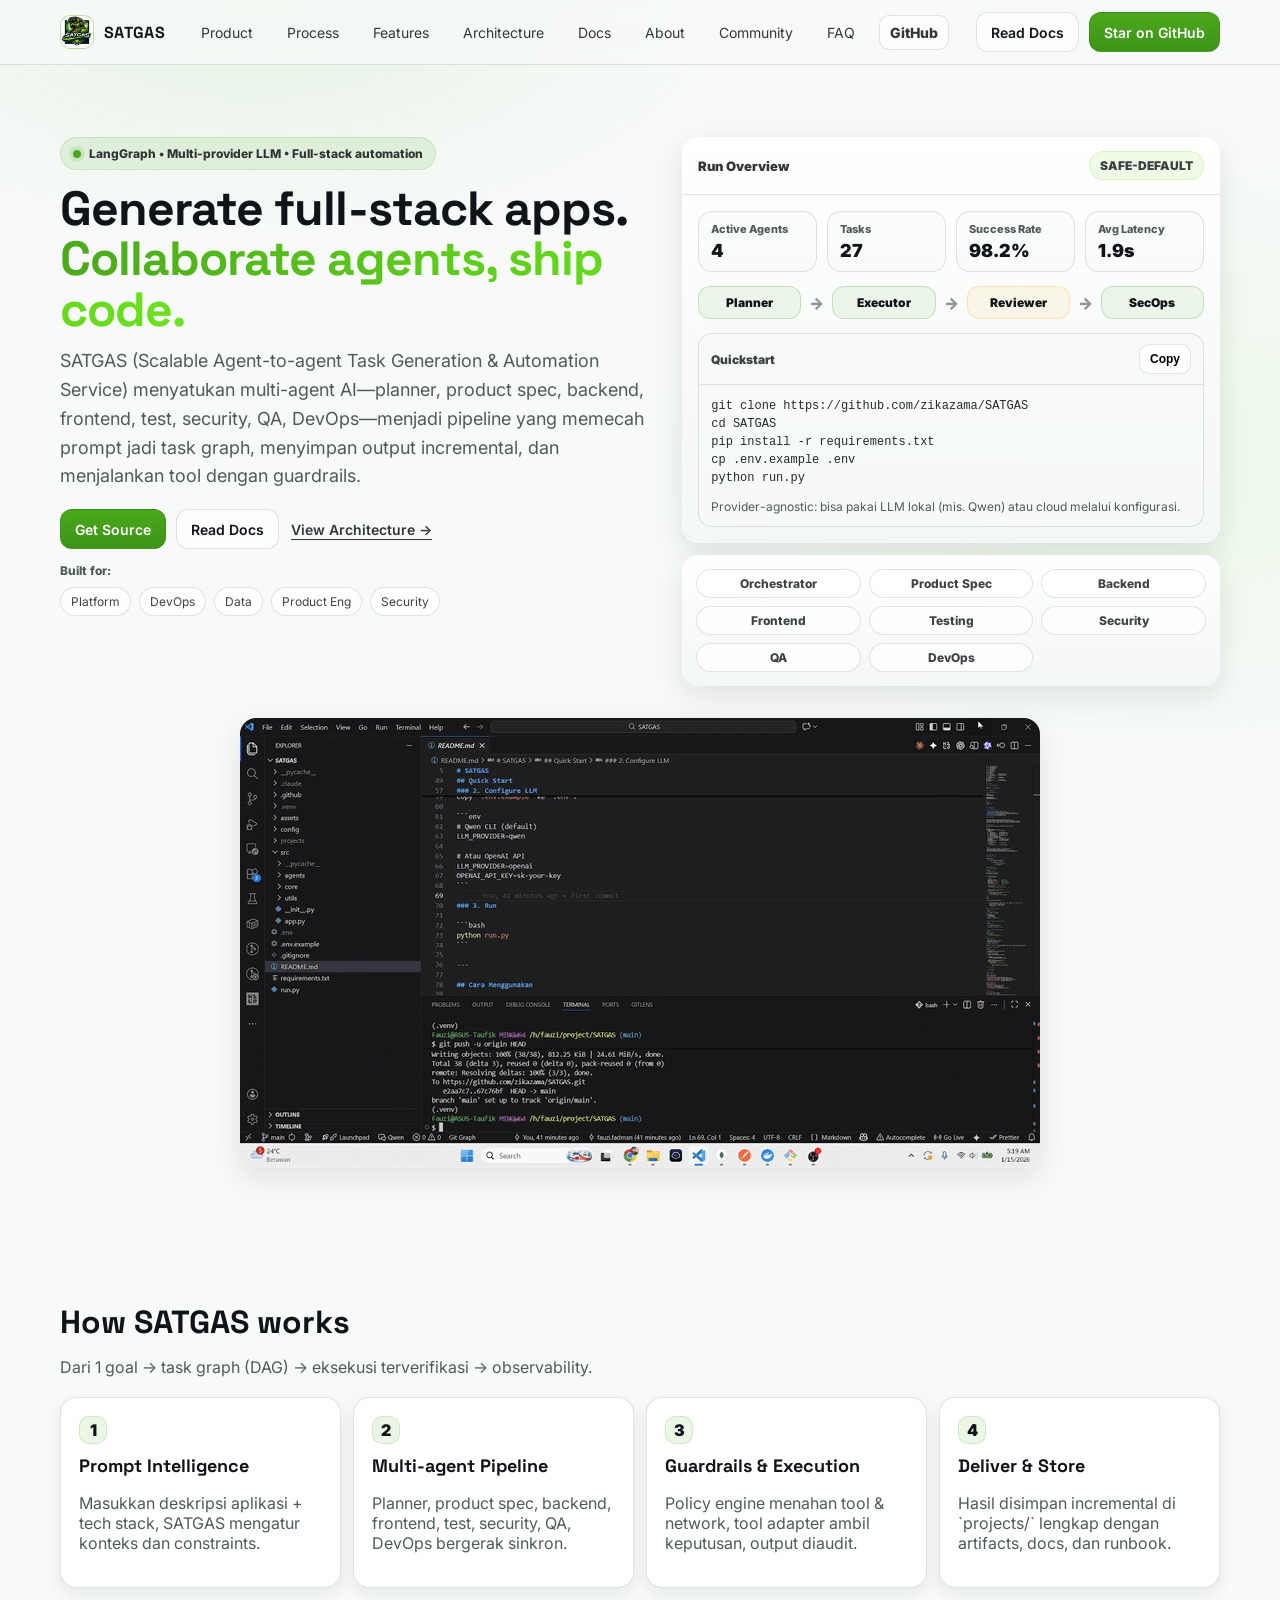
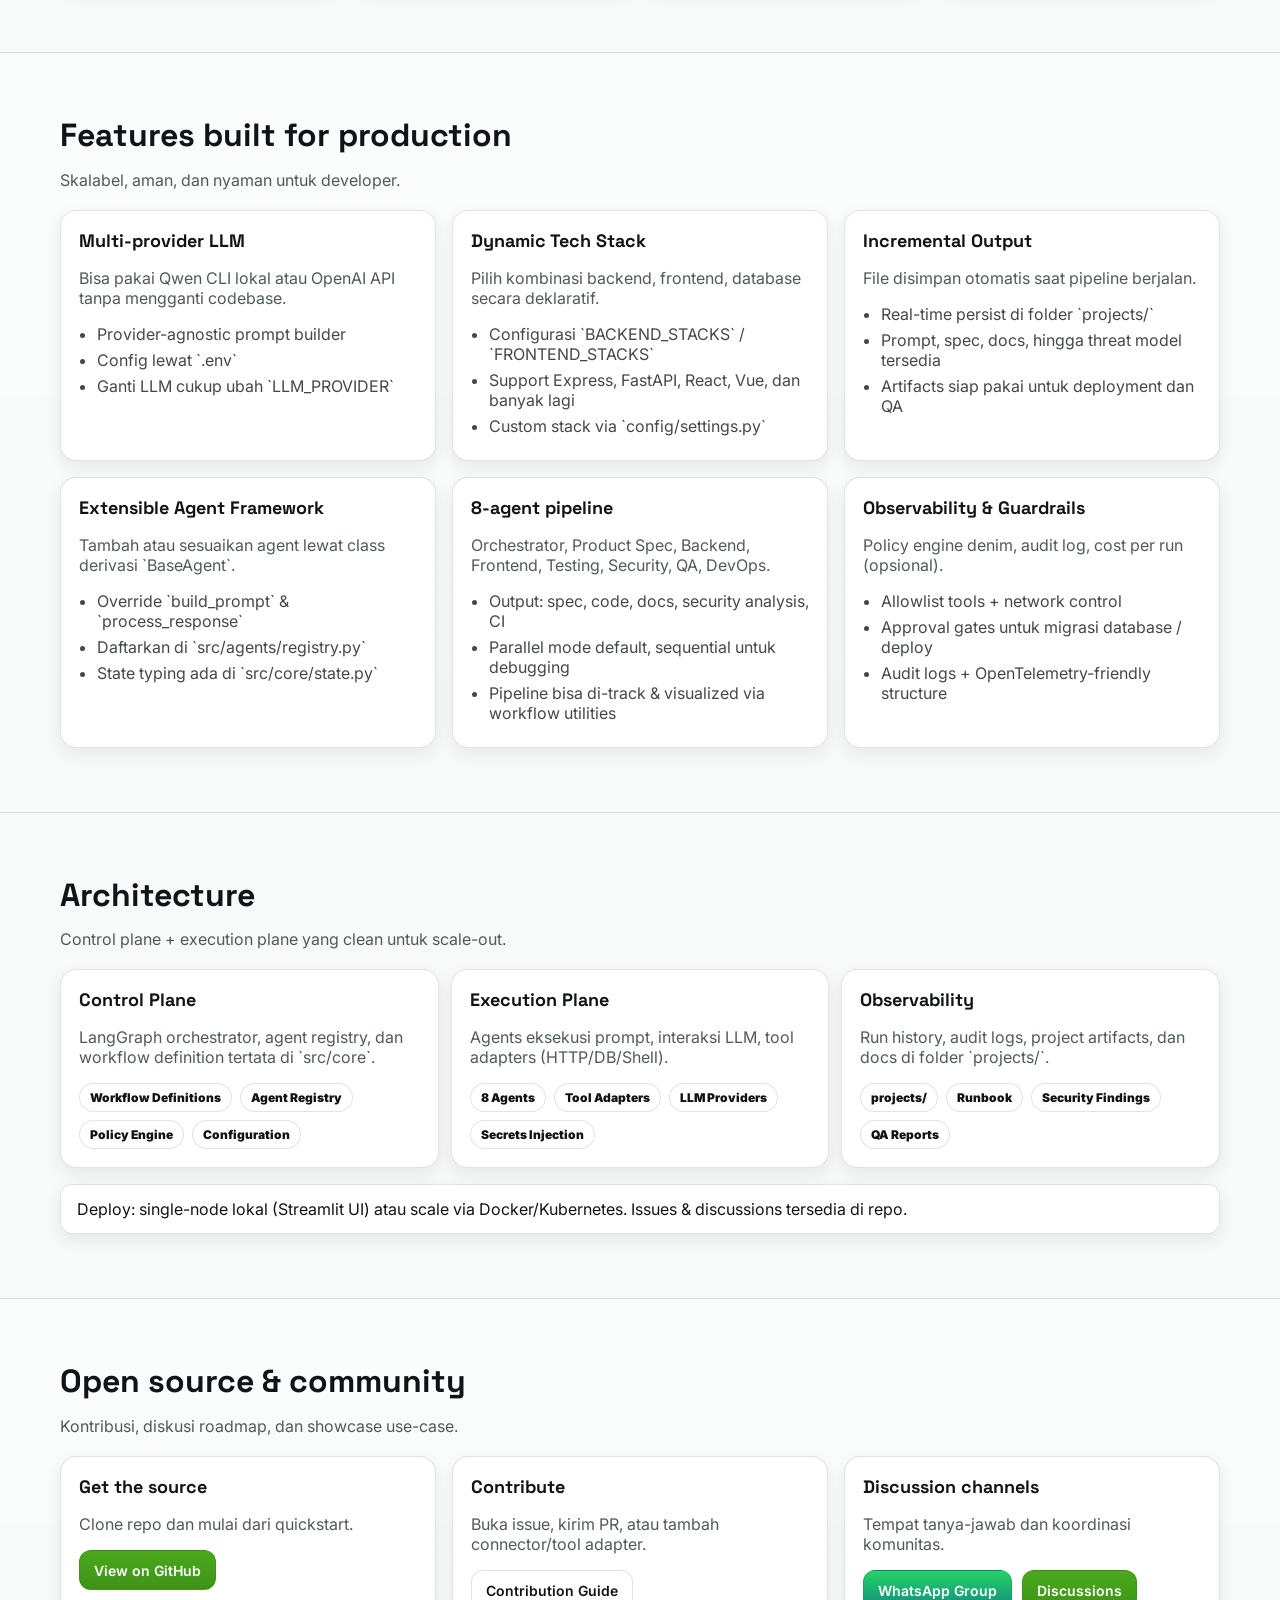
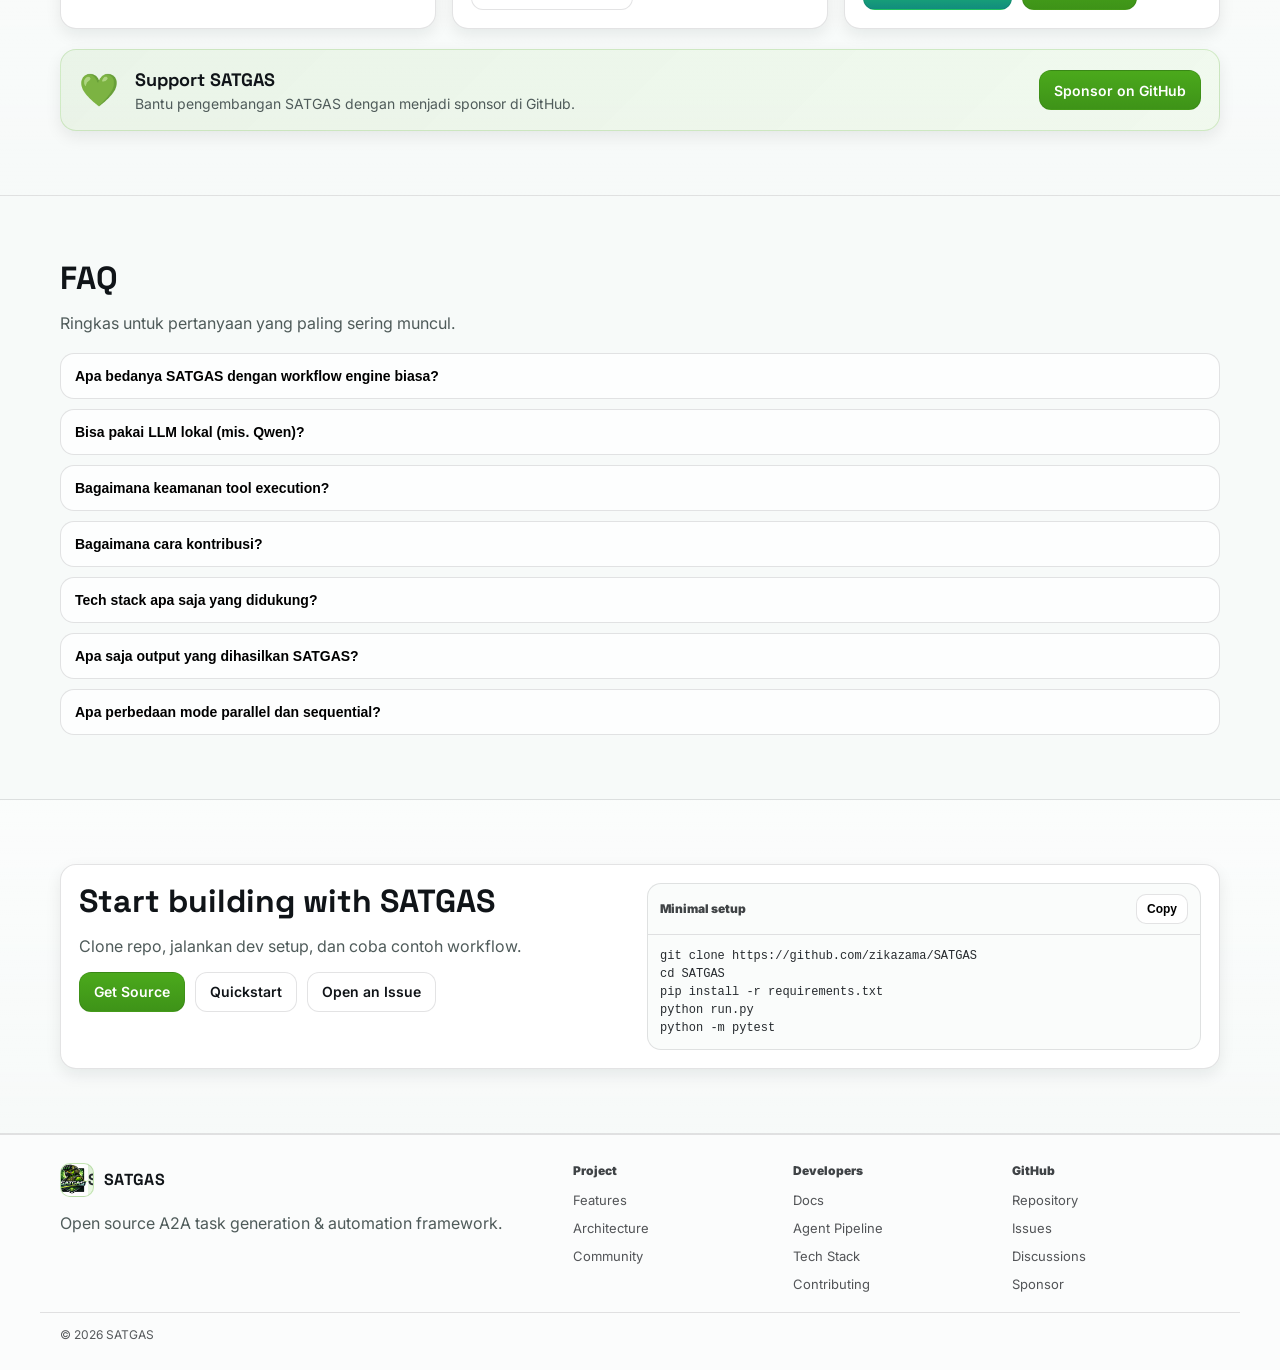
<file: index.html>
<!DOCTYPE html>
<html lang="id">
<head>
  <meta charset="utf-8" />
  <meta name="viewport" content="width=device-width, initial-scale=1" />
  <title>SATGAS</title>
  <meta name="description" content="SATGAS adalah framework open source untuk agent-to-agent task generation & automation service: task graph (DAG), guardrails, dan observability." />
  <link rel="preconnect" href="https://fonts.googleapis.com">
  <link rel="preconnect" href="https://fonts.gstatic.com" crossorigin>
  <link href="https://fonts.googleapis.com/css2?family=Inter:wght@400;500;600;700&family=Space+Grotesk:wght@600;700&display=swap" rel="stylesheet">
  <link rel="icon" type="image/png" href="assets/satgas-logo.png" sizes="32x32" />
  <link rel="stylesheet" href="css/style.css" />
  </head>

<body>
  <!-- Topbar -->
  <header class="topbar">
    <div class="container topbar__inner">
      <a class="brand" href="index.html">
        <span class="brand__mark" aria-hidden="true">
          <img src="assets/satgas-logo.png" alt="SATGAS logo" onerror="this.style.display='none'; this.parentElement.classList.add('brand__mark--fallback');" />
          <span class="brand__fallback"></span>
        </span>
        <span class="brand__name">SATGAS</span>
      </a>

      <nav class="nav" id="nav">
        <a href="#product">Product</a>
        <a href="#solutions">Process</a>
        <a href="#features">Features</a>
        <a href="#architecture">Architecture</a>
        <a href="docs.html">Docs</a>
        <a href="about.html">About</a>
        <a href="#community">Community</a>
        <a href="#faq">FAQ</a>
        <a class="nav__github" href="https://github.com/zikazama/SATGAS" target="_blank" rel="noopener">GitHub</a>
      </nav>

      <div class="topbar__actions">
        <a class="btn btn--ghost" href="docs.html">Read Docs</a>
        <a class="btn btn--primary" href="https://github.com/zikazama/SATGAS" target="_blank" rel="noopener">Star on GitHub</a>
        <button class="iconbtn" id="navToggle" aria-label="Open menu" aria-controls="navDrawer" aria-expanded="false">
          <span class="iconbtn__bar"></span>
          <span class="iconbtn__bar"></span>
          <span class="iconbtn__bar"></span>
        </button>
      </div>
    </div>
  </header>

  <!-- Mobile Drawer -->
  <div class="drawer" id="navDrawer" aria-hidden="true">
    <div class="drawer__panel">
      <div class="drawer__head">
        <span class="drawer__title">Menu</span>
        <button class="iconbtn iconbtn--x" id="navClose" aria-label="Close menu">
          <span></span><span></span>
        </button>
      </div>

      <div class="drawer__links">
        <a href="#product" data-close-drawer>Product</a>
        <a href="#solutions" data-close-drawer>How it works</a>
        <a href="#features" data-close-drawer>Features</a>
        <a href="#architecture" data-close-drawer>Architecture</a>
        <a href="docs.html">Docs</a>
        <a href="about.html">About</a>
        <a href="#community" data-close-drawer>Community</a>
        <a href="#faq" data-close-drawer>FAQ</a>
        <a href="https://github.com/zikazama/SATGAS" target="_blank" rel="noopener">GitHub</a>
      </div>

      <div class="drawer__cta">
        <a class="btn btn--whatsapp w-full" href="https://chat.whatsapp.com/91h0XT04hsEFBnlS4LWrLb" target="_blank" rel="noopener">WhatsApp Group</a>
        <a class="btn btn--primary w-full" href="https://github.com/zikazama/SATGAS" target="_blank" rel="noopener">Star on GitHub</a>
        <a class="btn btn--ghost w-full" href="docs.html">Read Docs</a>
      </div>
    </div>
    <div class="drawer__backdrop" id="navBackdrop"></div>
  </div>

  <main>
    <!-- Hero -->
    <section class="section hero" id="product">
      <div class="container hero__grid">
        <div class="hero__copy">
          <div class="badge">
            <span class="badge__dot"></span>
            LangGraph • Multi-provider LLM • Full-stack automation
          </div>

          <h1 class="h1">
            Generate full-stack apps.<br />
            <span class="grad">Collaborate agents, ship code.</span>
          </h1>

          <p class="lead">
            SATGAS (Scalable Agent-to-agent Task Generation & Automation Service) menyatukan multi-agent AI—planner, product spec, backend, frontend, test, security, QA, DevOps—menjadi pipeline yang memecah prompt jadi task graph, menyimpan output incremental, dan menjalankan tool dengan guardrails.
          </p>

          <div class="hero__cta">
            <a class="btn btn--primary" href="https://github.com/zikazama/SATGAS" target="_blank" rel="noopener">Get Source</a>
            <a class="btn btn--ghost" href="docs.html">Read Docs</a>
            <a class="btn btn--link" href="#architecture">View Architecture →</a>
          </div>

          <div class="trust">
            <span class="trust__label">Built for:</span>
            <div class="trust__row">
              <span class="chip">Platform</span>
              <span class="chip">DevOps</span>
              <span class="chip">Data</span>
              <span class="chip">Product Eng</span>
              <span class="chip">Security</span>
            </div>
          </div>
        </div>

        <div class="hero__panel">
          <div class="panel">
            <div class="panel__head">
              <span class="panel__title">Run Overview</span>
              <span class="panel__pill">SAFE-DEFAULT</span>
            </div>

            <div class="panel__body">
              <div class="kpi-grid">
                <div class="kpi">
                  <div class="kpi__label">Active Agents</div>
                  <div class="kpi__value">4</div>
                </div>
                <div class="kpi">
                  <div class="kpi__label">Tasks</div>
                  <div class="kpi__value">27</div>
                </div>
                <div class="kpi">
                  <div class="kpi__label">Success Rate</div>
                  <div class="kpi__value">98.2%</div>
                </div>
                <div class="kpi">
                  <div class="kpi__label">Avg Latency</div>
                  <div class="kpi__value">1.9s</div>
                </div>
              </div>

              <div class="mini-flow">
                <div class="node ok">Planner</div>
                <div class="arrow">→</div>
                <div class="node ok">Executor</div>
                <div class="arrow">→</div>
                <div class="node warn">Reviewer</div>
                <div class="arrow">→</div>
                <div class="node ok">SecOps</div>
              </div>

              <div class="codecard">
                <div class="codecard__head">
                  <span>Quickstart</span>
                  <button class="btn btn--tiny" data-copy="#heroCode">Copy</button>
                </div>
                <pre class="code" id="heroCode"><code>git clone https://github.com/zikazama/SATGAS
cd SATGAS
pip install -r requirements.txt
cp .env.example .env
python run.py</code></pre>
                <div class="hint">Provider-agnostic: bisa pakai LLM lokal (mis. Qwen) atau cloud melalui konfigurasi.</div>
              </div>
            </div>
          </div>

              <div class="panel panel--thin">
            <div class="panel__body">
              <div class="inline-icons">
                <span class="chip chip--icon">Orchestrator</span>
                <span class="chip chip--icon">Product Spec</span>
                <span class="chip chip--icon">Backend</span>
                <span class="chip chip--icon">Frontend</span>
                <span class="chip chip--icon">Testing</span>
                <span class="chip chip--icon">Security</span>
                <span class="chip chip--icon">QA</span>
                <span class="chip chip--icon">DevOps</span>
              </div>
            </div>
          </div>
        </div>
      </div>

      <div class="container">
        <div class="hero__image hero__image--full">
          <img src="assets/demo.gif" alt="SATGAS Hero" />
        </div>
      </div>
    </section>

    <!-- How it works -->
    <section class="section" id="solutions">
      <div class="container">
        <div class="section__head">
          <h2 class="h2">How SATGAS works</h2>
          <p class="muted">Dari 1 goal → task graph (DAG) → eksekusi terverifikasi → observability.</p>
        </div>

        <div class="grid4">
          <div class="card">
            <div class="card__icon">1</div>
            <h3 class="h3">Prompt Intelligence</h3>
            <p class="muted">Masukkan deskripsi aplikasi + tech stack, SATGAS mengatur konteks dan constraints.</p>
          </div>
          <div class="card">
            <div class="card__icon">2</div>
            <h3 class="h3">Multi-agent Pipeline</h3>
            <p class="muted">Planner, product spec, backend, frontend, test, security, QA, DevOps bergerak sinkron.</p>
          </div>
          <div class="card">
            <div class="card__icon">3</div>
            <h3 class="h3">Guardrails & Execution</h3>
            <p class="muted">Policy engine menahan tool & network, tool adapter ambil keputusan, output diaudit.</p>
          </div>
          <div class="card">
            <div class="card__icon">4</div>
            <h3 class="h3">Deliver & Store</h3>
            <p class="muted">Hasil disimpan incremental di `projects/` lengkap dengan artifacts, docs, dan runbook.</p>
          </div>
        </div>
      </div>
    </section>

    <!-- Features -->
    <section class="section section--soft" id="features">
      <div class="container">
        <div class="section__head">
          <h2 class="h2">Features built for production</h2>
          <p class="muted">Skalabel, aman, dan nyaman untuk developer.</p>
        </div>

        <div class="grid3">
          <div class="card">
            <h3 class="h3">Multi-provider LLM</h3>
            <p class="muted">Bisa pakai Qwen CLI lokal atau OpenAI API tanpa mengganti codebase.</p>
            <ul class="list">
              <li>Provider-agnostic prompt builder</li>
              <li>Config lewat `.env`</li>
              <li>Ganti LLM cukup ubah `LLM_PROVIDER`</li>
            </ul>
          </div>

          <div class="card">
            <h3 class="h3">Dynamic Tech Stack</h3>
            <p class="muted">Pilih kombinasi backend, frontend, database secara deklaratif.</p>
            <ul class="list">
              <li>Configurasi `BACKEND_STACKS` / `FRONTEND_STACKS`</li>
              <li>Support Express, FastAPI, React, Vue, dan banyak lagi</li>
              <li>Custom stack via `config/settings.py`</li>
            </ul>
          </div>

          <div class="card">
            <h3 class="h3">Incremental Output</h3>
            <p class="muted">File disimpan otomatis saat pipeline berjalan.</p>
            <ul class="list">
              <li>Real-time persist di folder `projects/`</li>
              <li>Prompt, spec, docs, hingga threat model tersedia</li>
              <li>Artifacts siap pakai untuk deployment dan QA</li>
            </ul>
          </div>

          <div class="card">
            <h3 class="h3">Extensible Agent Framework</h3>
            <p class="muted">Tambah atau sesuaikan agent lewat class derivasi `BaseAgent`.</p>
            <ul class="list">
              <li>Override `build_prompt` & `process_response`</li>
              <li>Daftarkan di `src/agents/registry.py`</li>
              <li>State typing ada di `src/core/state.py`</li>
            </ul>
          </div>

          <div class="card">
            <h3 class="h3">8-agent pipeline</h3>
            <p class="muted">Orchestrator, Product Spec, Backend, Frontend, Testing, Security, QA, DevOps.</p>
            <ul class="list">
              <li>Output: spec, code, docs, security analysis, CI</li>
              <li>Parallel mode default, sequential untuk debugging</li>
              <li>Pipeline bisa di-track & visualized via workflow utilities</li>
            </ul>
          </div>

          <div class="card">
            <h3 class="h3">Observability & Guardrails</h3>
            <p class="muted">Policy engine denim, audit log, cost per run (opsional).</p>
            <ul class="list">
              <li>Allowlist tools + network control</li>
              <li>Approval gates untuk migrasi database / deploy</li>
              <li>Audit logs + OpenTelemetry-friendly structure</li>
            </ul>
          </div>
        </div>
      </div>
    </section>

    <!-- Architecture -->
    <section class="section" id="architecture">
      <div class="container">
        <div class="section__head">
          <h2 class="h2">Architecture</h2>
          <p class="muted">Control plane + execution plane yang clean untuk scale-out.</p>
        </div>

        <div class="arch">
          <div class="arch__col card">
            <h3 class="h3">Control Plane</h3>
            <p class="muted">LangGraph orchestrator, agent registry, dan workflow definition tertata di `src/core`.</p>
            <div class="pillrow">
              <span class="pill">Workflow Definitions</span>
              <span class="pill">Agent Registry</span>
              <span class="pill">Policy Engine</span>
              <span class="pill">Configuration</span>
            </div>
          </div>

          <div class="arch__col card">
            <h3 class="h3">Execution Plane</h3>
            <p class="muted">Agents eksekusi prompt, interaksi LLM, tool adapters (HTTP/DB/Shell).</p>
            <div class="pillrow">
              <span class="pill">8 Agents</span>
              <span class="pill">Tool Adapters</span>
              <span class="pill">LLM Providers</span>
              <span class="pill">Secrets Injection</span>
            </div>
          </div>

          <div class="arch__col card">
            <h3 class="h3">Observability</h3>
            <p class="muted">Run history, audit logs, project artifacts, dan docs di folder `projects/`.</p>
            <div class="pillrow">
              <span class="pill">projects/</span>
              <span class="pill">Runbook</span>
              <span class="pill">Security Findings</span>
              <span class="pill">QA Reports</span>
            </div>
          </div>
        </div>

        <div class="note">
          Deploy: single-node lokal (Streamlit UI) atau scale via Docker/Kubernetes. Issues & discussions tersedia di repo.
        </div>
      </div>
    </section>

    <!-- Community -->
    <section class="section section--soft" id="community">
      <div class="container">
        <div class="section__head">
          <h2 class="h2">Open source & community</h2>
          <p class="muted">Kontribusi, diskusi roadmap, dan showcase use-case.</p>
        </div>

        <div class="grid3">
          <div class="card">
            <h3 class="h3">Get the source</h3>
            <p class="muted">Clone repo dan mulai dari quickstart.</p>
            <a class="btn btn--primary" href="https://github.com/zikazama/SATGAS" target="_blank" rel="noopener">View on GitHub</a>
          </div>

          <div class="card">
            <h3 class="h3">Contribute</h3>
            <p class="muted">Buka issue, kirim PR, atau tambah connector/tool adapter.</p>
            <a class="btn btn--ghost" href="docs.html#contributing">Contribution Guide</a>
          </div>

          <div class="card">
            <h3 class="h3">Discussion channels</h3>
            <p class="muted">Tempat tanya-jawab dan koordinasi komunitas.</p>
            <div class="btnrow">
              <a class="btn btn--whatsapp" href="https://chat.whatsapp.com/91h0XT04hsEFBnlS4LWrLb" target="_blank" rel="noopener">WhatsApp Group</a>
              <a class="btn btn--primary" href="https://github.com/zikazama/SATGAS/discussions" target="_blank" rel="noopener">Discussions</a>
            </div>
          </div>
        </div>

        <div class="sponsor-card card">
          <div class="sponsor-card__content">
            <span class="sponsor-card__icon">💚</span>
            <div class="sponsor-card__text">
              <h3 class="h3">Support SATGAS</h3>
              <p class="muted">Bantu pengembangan SATGAS dengan menjadi sponsor di GitHub.</p>
            </div>
            <a class="btn btn--primary" href="https://github.com/sponsors/zikazama" target="_blank" rel="noopener">Sponsor on GitHub</a>
          </div>
        </div>
      </div>
    </section>

    <!-- FAQ -->
    <section class="section" id="faq">
      <div class="container">
        <div class="section__head">
          <h2 class="h2">FAQ</h2>
          <p class="muted">Ringkas untuk pertanyaan yang paling sering muncul.</p>
        </div>

        <div class="accordion" data-accordion>
          <div class="acc">
            <button class="acc__q" type="button">Apa bedanya SATGAS dengan workflow engine biasa?</button>
            <div class="acc__a">
              SATGAS menggabungkan A2A orchestration, agent roles, policy guardrails, dan task-DAG (dengan observability) sebagai fondasi.
            </div>
          </div>
          <div class="acc">
            <button class="acc__q" type="button">Bisa pakai LLM lokal (mis. Qwen)?</button>
            <div class="acc__a">
              Bisa. Provider-agnostic: local runtime atau cloud dapat dipilih via konfigurasi.
            </div>
          </div>
          <div class="acc">
            <button class="acc__q" type="button">Bagaimana keamanan tool execution?</button>
            <div class="acc__a">
              Policy engine: allowlist tools, network rules, secrets runtime injection, approval gates, dan audit logs.
            </div>
          </div>
          <div class="acc">
            <button class="acc__q" type="button">Bagaimana cara kontribusi?</button>
            <div class="acc__a">
              Lihat bagian Contributing di Docs: ikuti style guide, jalankan test, lalu submit PR.
            </div>
          </div>
          <div class="acc">
            <button class="acc__q" type="button">Tech stack apa saja yang didukung?</button>
            <div class="acc__a">
              Backend: Express, FastAPI, Django, Flask, NestJS, Gin, Rails, Spring Boot, Laravel. Frontend: React, Vue, Angular, Svelte, Next.js, Nuxt. Database: PostgreSQL, MySQL, MongoDB, SQLite, Redis, dan lainnya.
            </div>
          </div>
          <div class="acc">
            <button class="acc__q" type="button">Apa saja output yang dihasilkan SATGAS?</button>
            <div class="acc__a">
              SATGAS menghasilkan spec.yaml, backend code, frontend code, test suites, threat model, security findings, QA reports, docker-compose, CI/CD workflow, dan RUNBOOK dokumentasi.
            </div>
          </div>
          <div class="acc">
            <button class="acc__q" type="button">Apa perbedaan mode parallel dan sequential?</button>
            <div class="acc__a">
              Mode parallel (default) menjalankan agent independent secara bersamaan untuk efisiensi. Mode sequential menjalankan satu per satu, berguna untuk debugging dan tracing.
            </div>
          </div>
        </div>
      </div>
    </section>

    <!-- Final CTA -->
    <section class="section section--soft" id="cta">
      <div class="container">
        <div class="cta card">
          <div class="cta__copy">
            <h2 class="h2">Start building with SATGAS</h2>
            <p class="muted">Clone repo, jalankan dev setup, dan coba contoh workflow.</p>
            <div class="cta__buttons">
              <a class="btn btn--primary" href="https://github.com/zikazama/SATGAS" target="_blank" rel="noopener">Get Source</a>
              <a class="btn btn--ghost" href="docs.html#quickstart">Quickstart</a>
              <a class="btn btn--ghost" href="https://github.com/zikazama/SATGAS/issues" target="_blank" rel="noopener">Open an Issue</a>
            </div>
          </div>

          <div class="cta__box">
            <div class="codecard">
              <div class="codecard__head">
                <span>Minimal setup</span>
                <button class="btn btn--tiny" data-copy="#setupCode">Copy</button>
              </div>
              <pre class="code" id="setupCode"><code>git clone https://github.com/zikazama/SATGAS
cd SATGAS
pip install -r requirements.txt
python run.py
python -m pytest</code></pre>
            </div>
          </div>
        </div>
      </div>
    </section>

    <!-- Footer -->
    <footer class="footer">
      <div class="container footer__grid">
        <div>
          <div class="brand brand--footer">
            <span class="brand__mark" aria-hidden="true">
              <img src="assets/satgas-logo.png" alt="SATGAS logo" onerror="this.style.display='none'; this.parentElement.classList.add('brand__mark--fallback');" />
              <span class="brand__fallback">S</span>
            </span>
            <span class="brand__name">SATGAS</span>
          </div>
          <p class="muted">Open source A2A task generation & automation framework.</p>
        </div>

        <div class="footer__cols">
          <div class="footer__col">
            <div class="footer__title">Project</div>
            <a href="#features">Features</a>
            <a href="#architecture">Architecture</a>
            <a href="#community">Community</a>
          </div>
          <div class="footer__col">
            <div class="footer__title">Developers</div>
            <a href="docs.html">Docs</a>
            <a href="docs.html#pipeline">Agent Pipeline</a>
            <a href="docs.html#techstack">Tech Stack</a>
            <a href="docs.html#contributing">Contributing</a>
          </div>
          <div class="footer__col">
            <div class="footer__title">GitHub</div>
            <a href="https://github.com/zikazama/SATGAS" target="_blank" rel="noopener">Repository</a>
            <a href="https://github.com/zikazama/SATGAS/issues" target="_blank" rel="noopener">Issues</a>
            <a href="https://github.com/zikazama/SATGAS/discussions" target="_blank" rel="noopener">Discussions</a>
            <a href="https://github.com/sponsors/zikazama" target="_blank" rel="noopener">Sponsor</a>
          </div>
        </div>
      </div>

      <div class="container footer__bottom">
        <span>© <span id="year"></span> SATGAS</span>
      </div>
    </footer>
  </main>

  <script src="js/app.js"></script>
</body>
</html>
</file>
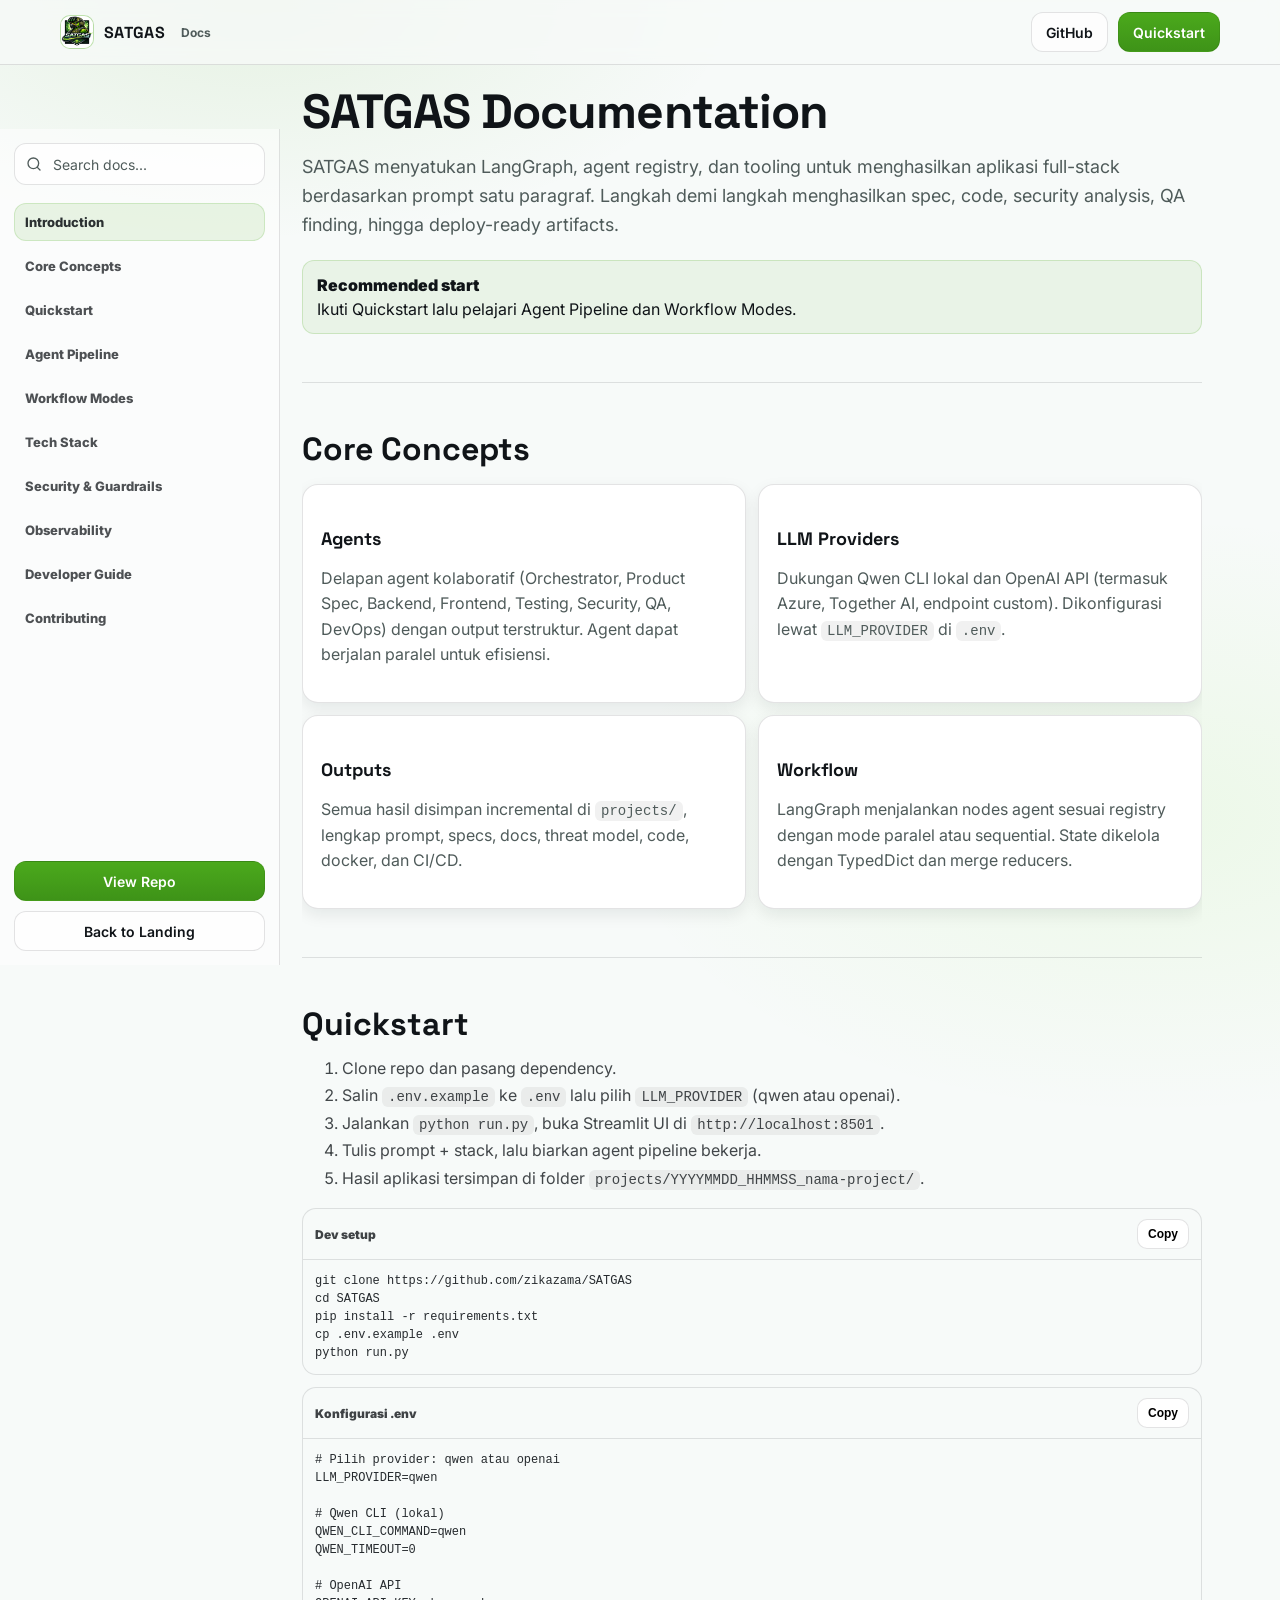
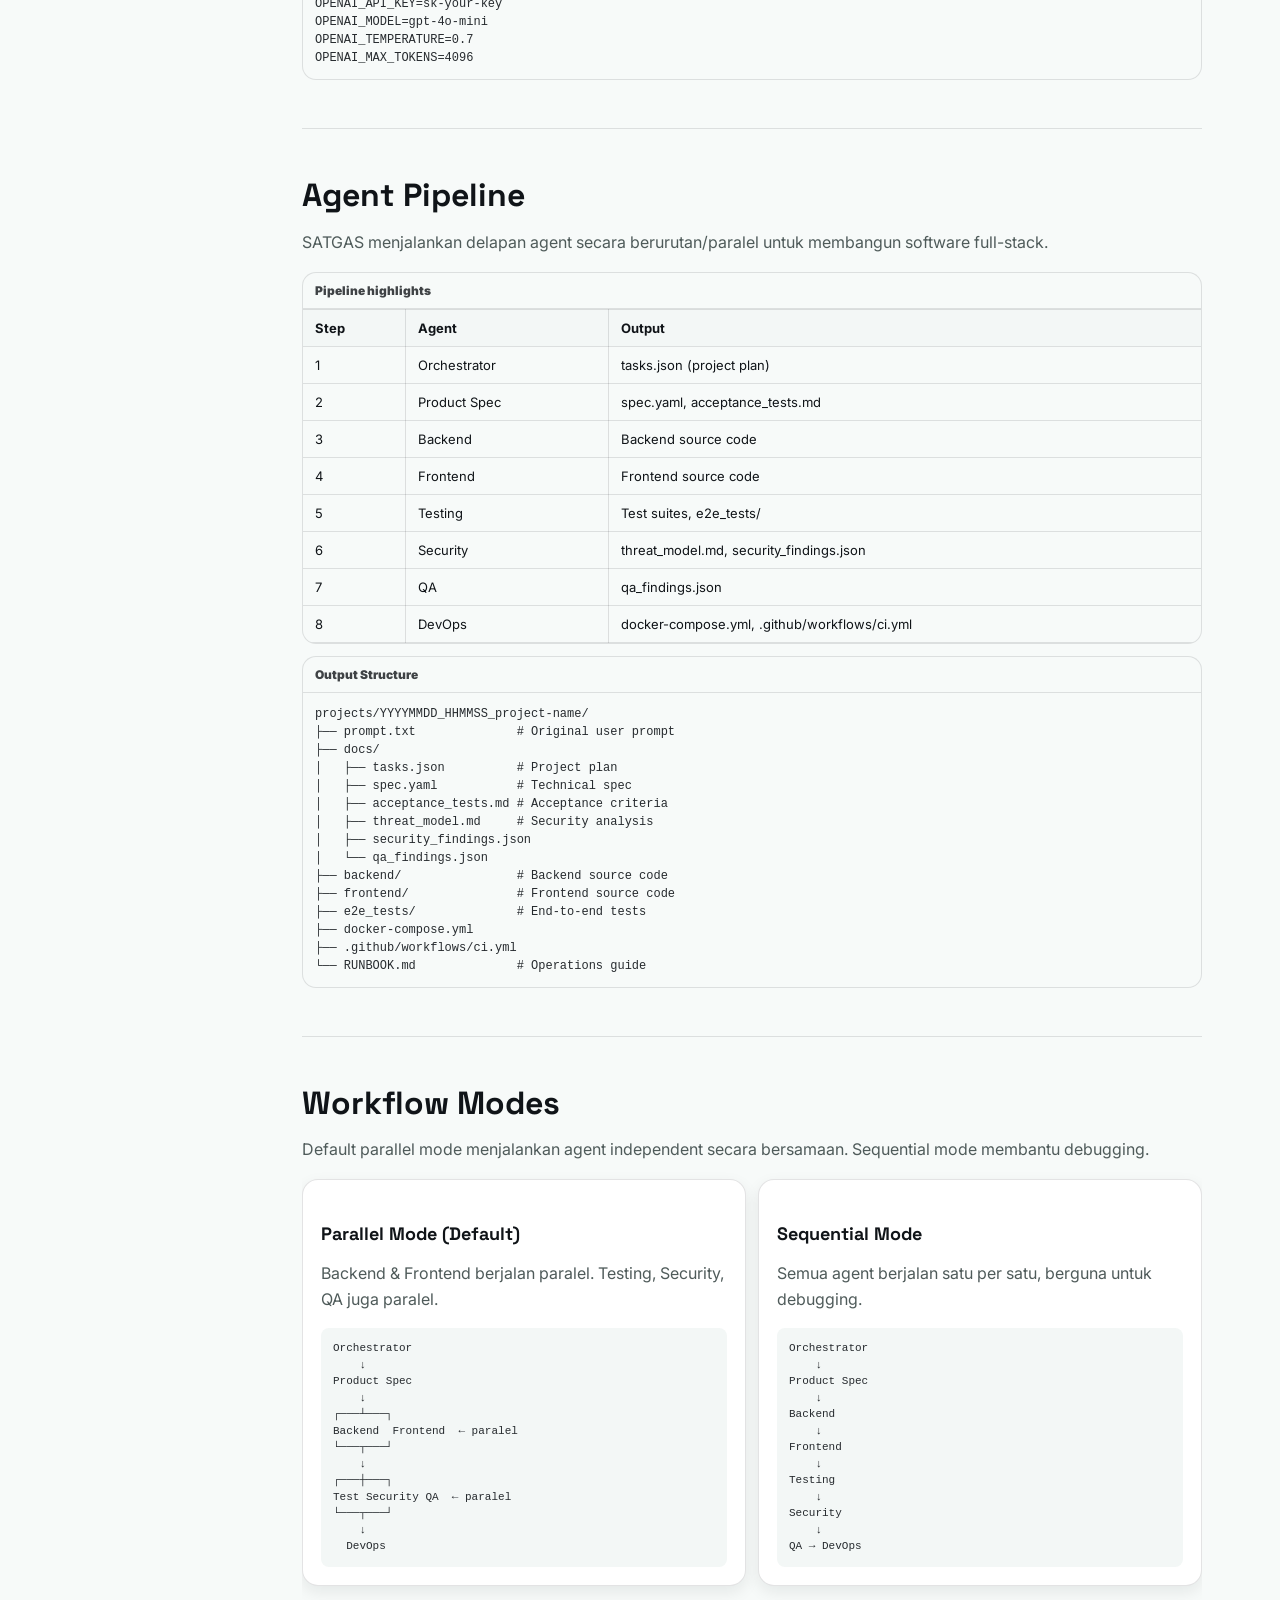
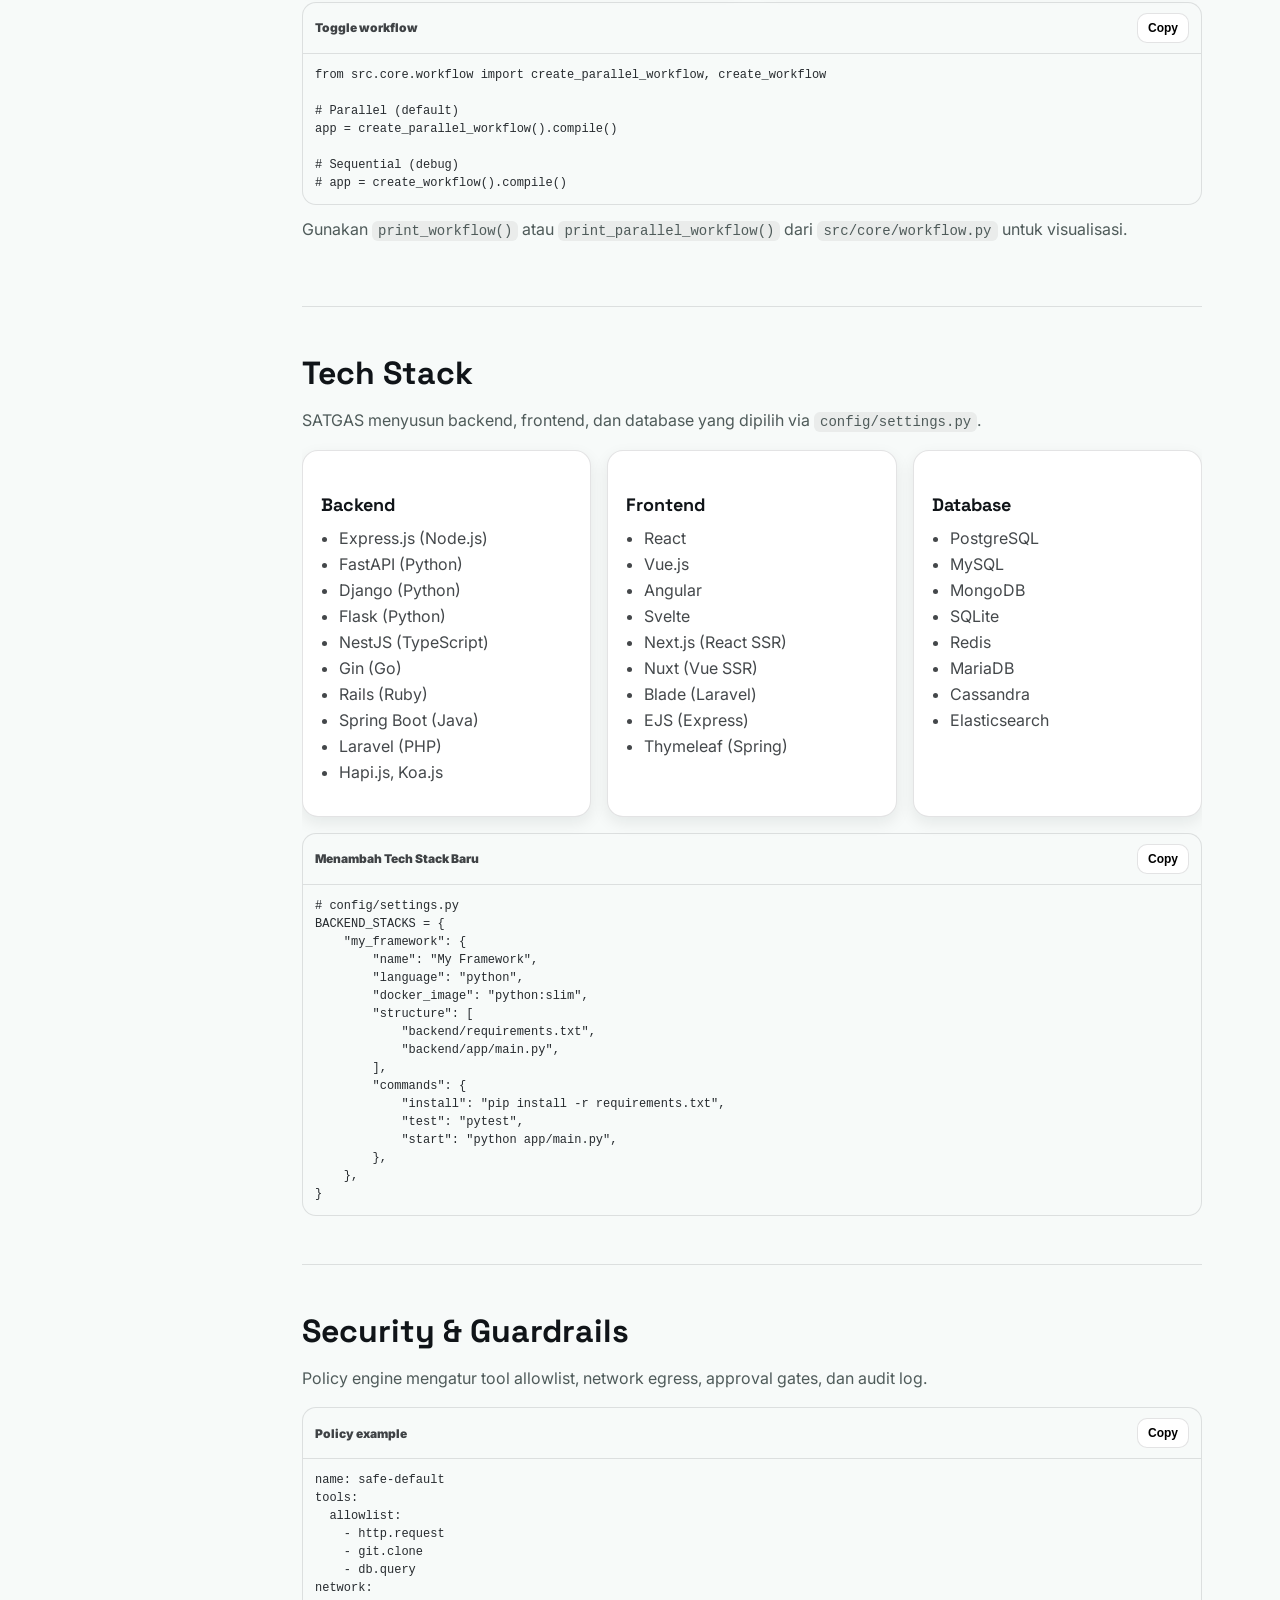
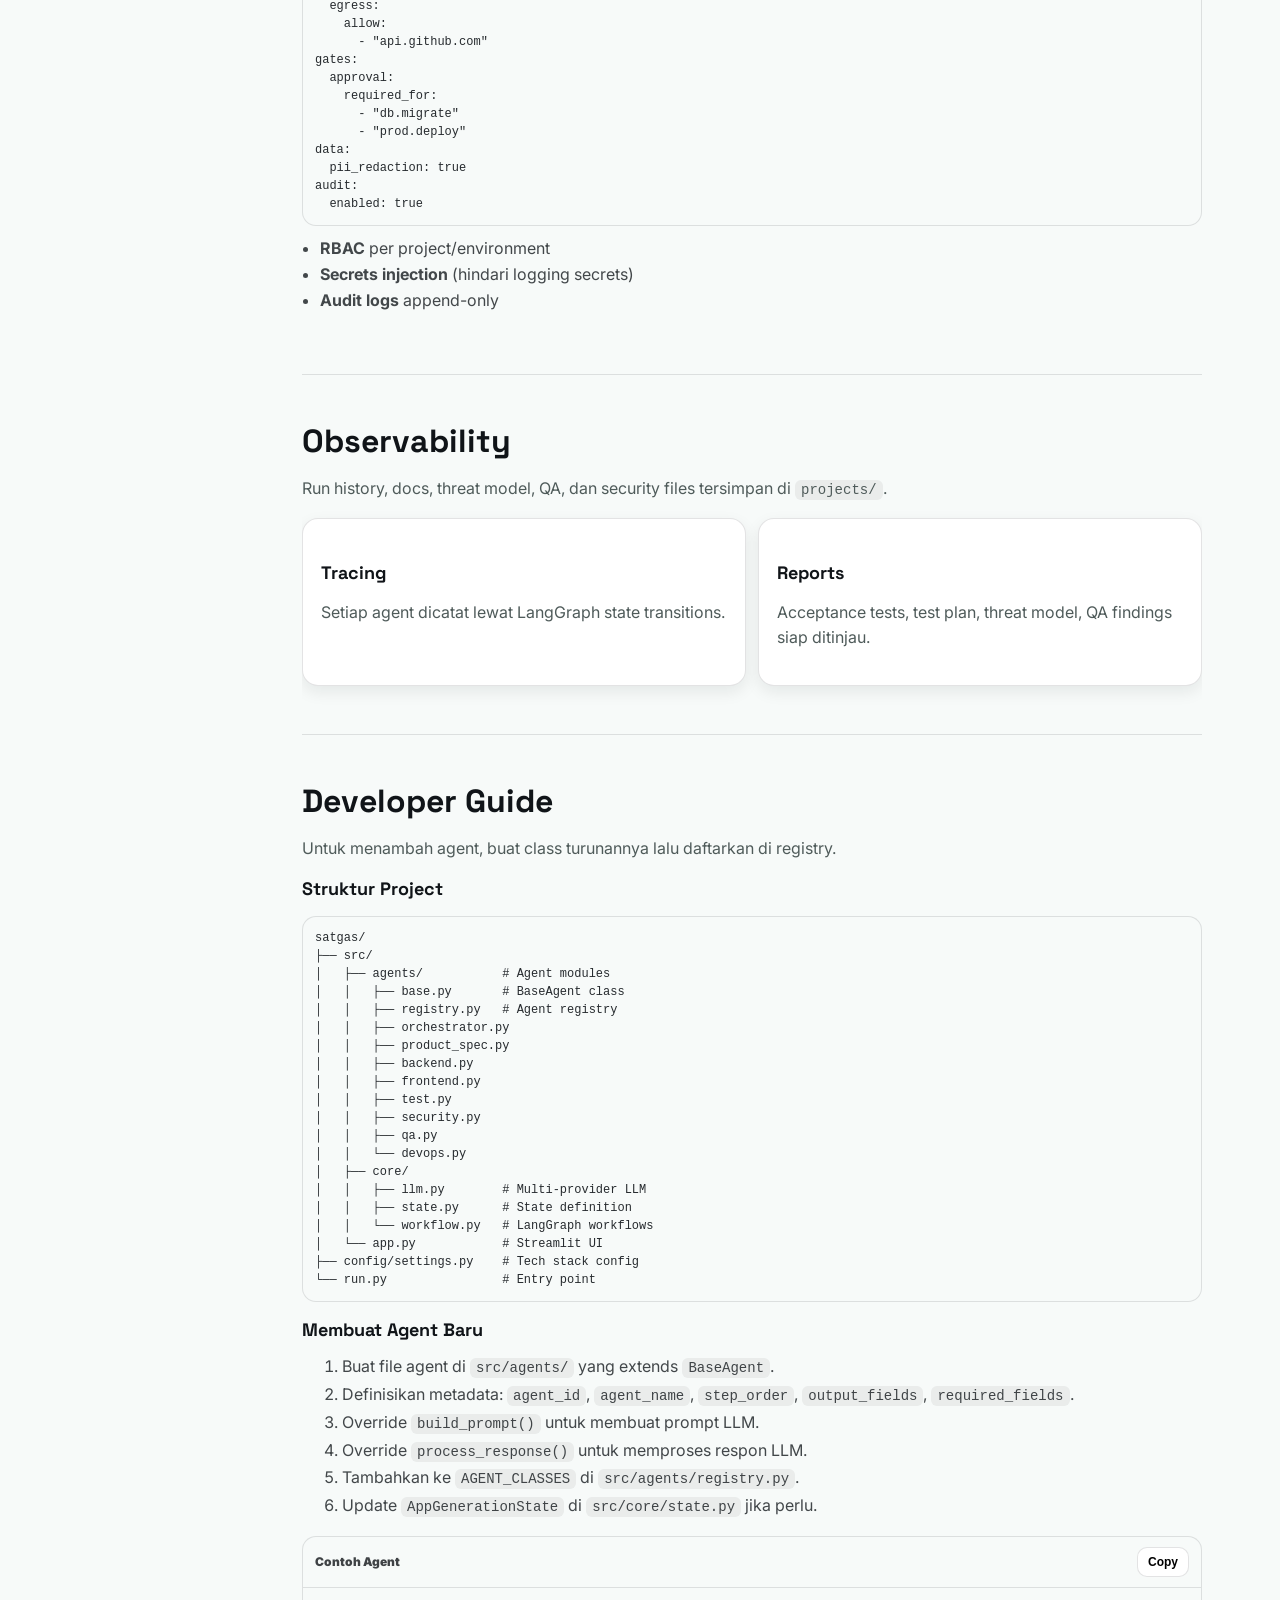
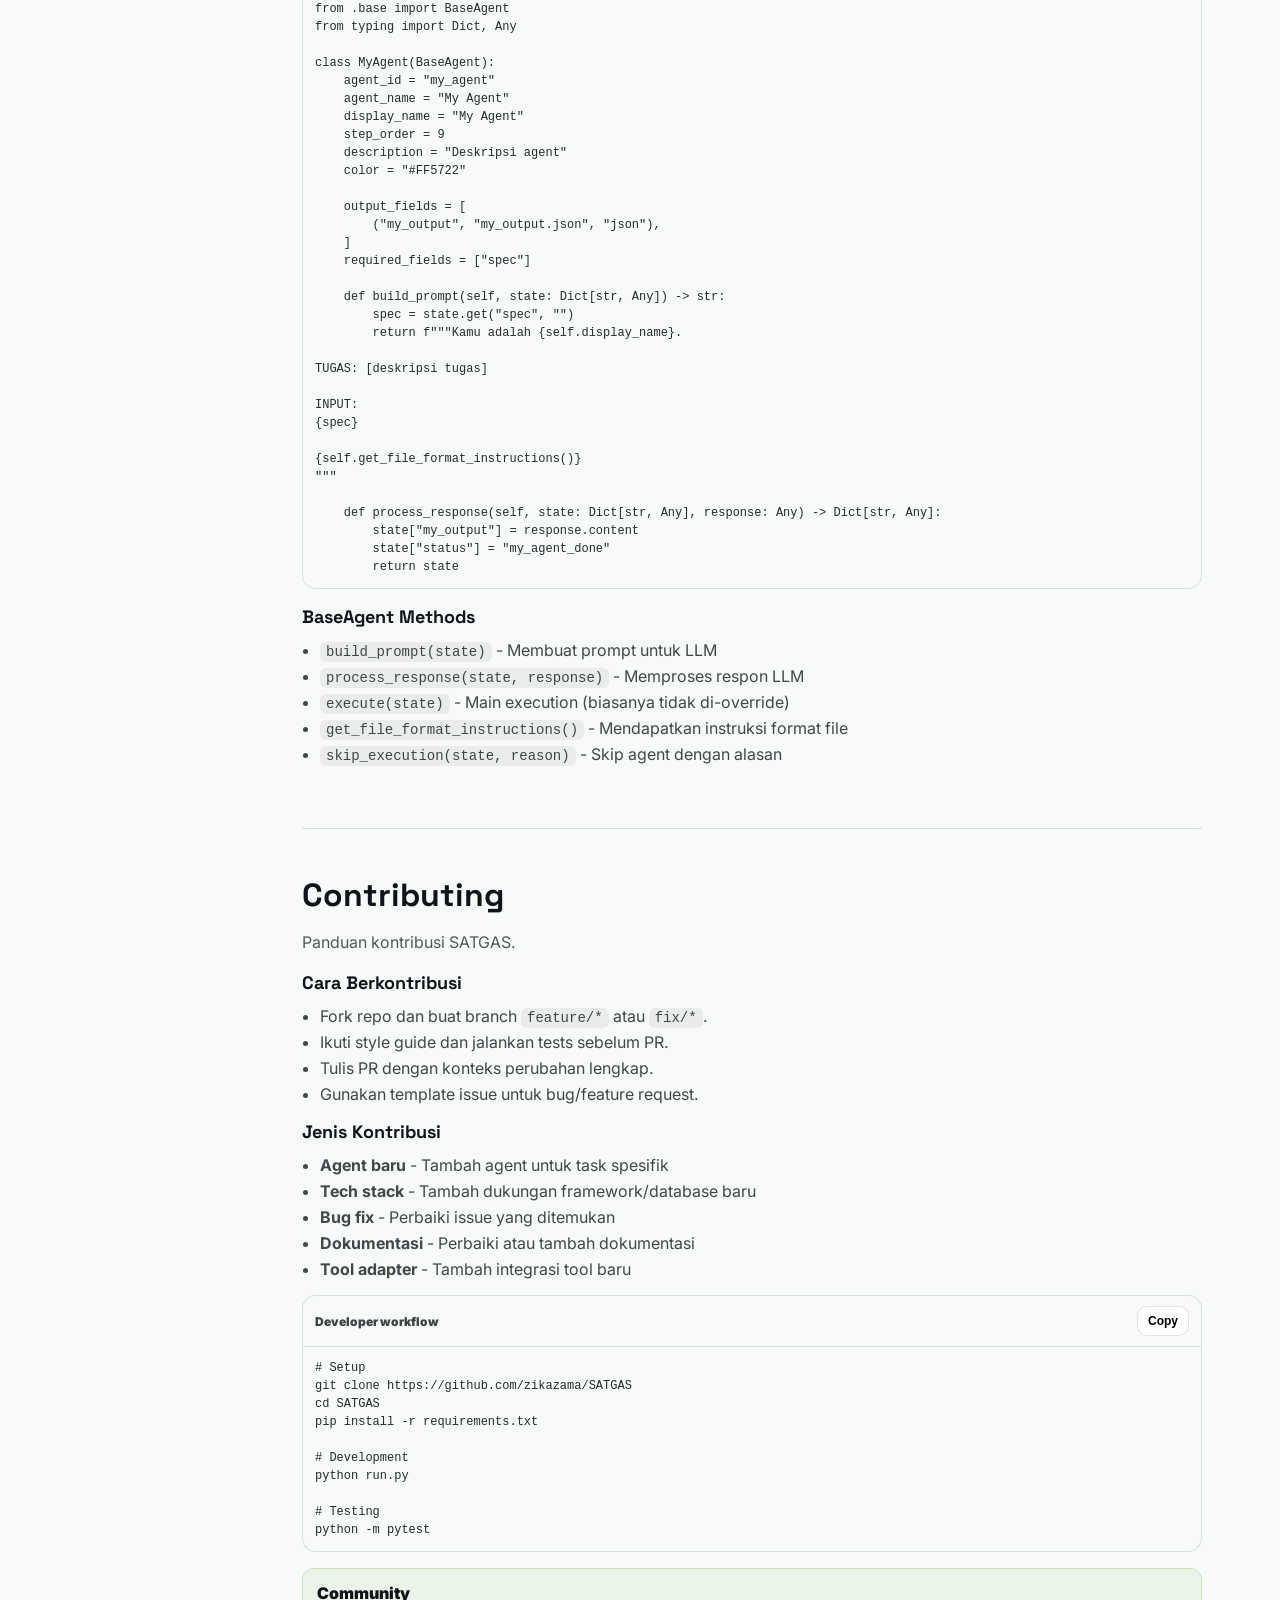
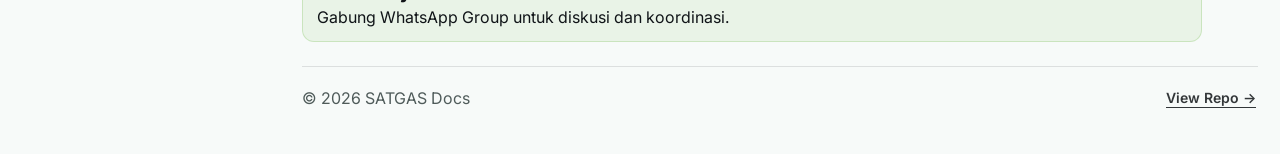
<file: docs.html>
<!DOCTYPE html>
<html lang="id">
<head>
  <meta charset="utf-8" />
  <meta name="viewport" content="width=device-width, initial-scale=1" />
  <title>SATGAS Docs</title>
  <meta name="description" content="Dokumentasi SATGAS: quickstart, konsep, policy, API, security, observability, deployment, dan contributing." />
  <link rel="preconnect" href="https://fonts.googleapis.com">
  <link rel="preconnect" href="https://fonts.gstatic.com" crossorigin>
  <link href="https://fonts.googleapis.com/css2?family=Inter:wght@400;500;600;700&family=Space+Grotesk:wght@600;700&display=swap" rel="stylesheet">
  <link rel="icon" type="image/png" href="assets/satgas-logo.png" sizes="32x32" />
  <link rel="stylesheet" href="css/style.css" />
  </head>

<body>
  <header class="topbar topbar--docs">
    <div class="container topbar__inner">
      <a class="brand" href="index.html">
        <span class="brand__mark" aria-hidden="true">
          <img src="assets/satgas-logo.png" alt="SATGAS logo" onerror="this.style.display='none'; this.parentElement.classList.add('brand__mark--fallback');" />
          <span class="brand__fallback"></span>
        </span>
        <span class="brand__name">SATGAS</span>
        <span class="brand__tag">Docs</span>
      </a>

      <div class="topbar__actions">
        <a class="btn btn--ghost" href="https://github.com/zikazama/SATGAS" target="_blank" rel="noopener">GitHub</a>
        <a class="btn btn--primary" href="docs.html#quickstart">Quickstart</a>
        <button class="iconbtn" id="navToggle" aria-label="Open docs menu" aria-controls="navDrawer" aria-expanded="false">
          <span class="iconbtn__bar"></span>
          <span class="iconbtn__bar"></span>
          <span class="iconbtn__bar"></span>
        </button>
      </div>
    </div>
  </header>

  <div class="docs">
    <aside class="docs__sidebar" id="docsSidebar">
      <div class="docs__search">
        <div class="search-input">
          <svg class="search-input__icon" width="16" height="16" viewBox="0 0 24 24" fill="none" stroke="currentColor" stroke-width="2" stroke-linecap="round" stroke-linejoin="round">
            <circle cx="11" cy="11" r="8"></circle>
            <line x1="21" y1="21" x2="16.65" y2="16.65"></line>
          </svg>
          <input class="search-input__field" id="docSearch" type="search" placeholder="Search docs..." autocomplete="off" />
        </div>
      </div>

      <nav class="docs__nav" id="docsNav">
        <a href="#intro">Introduction</a>
        <a href="#concepts">Core Concepts</a>
        <a href="#quickstart">Quickstart</a>
        <a href="#pipeline">Agent Pipeline</a>
        <a href="#workflow">Workflow Modes</a>
        <a href="#techstack">Tech Stack</a>
        <a href="#security">Security & Guardrails</a>
        <a href="#observability">Observability</a>
        <a href="#developer">Developer Guide</a>
        <a href="#contributing">Contributing</a>
      </nav>

      <div class="docs__sidecta">
        <a class="btn btn--primary w-full" href="https://github.com/zikazama/SATGAS" target="_blank" rel="noopener">View Repo</a>
        <a class="btn btn--ghost w-full" href="index.html">Back to Landing</a>
      </div>
    </aside>

    <main class="docs__content" id="docsContent">
      <section class="doc" id="intro">
        <h1 class="h1">SATGAS Documentation</h1>
        <p class="lead">
          SATGAS menyatukan LangGraph, agent registry, dan tooling untuk menghasilkan aplikasi full-stack berdasarkan prompt satu paragraf.
          Langkah demi langkah menghasilkan spec, code, security analysis, QA finding, hingga deploy-ready artifacts.
        </p>

        <div class="callout">
          <div class="callout__title">Recommended start</div>
          <div class="callout__body">
            Ikuti <a href="#quickstart">Quickstart</a> lalu pelajari <a href="#pipeline">Agent Pipeline</a> dan <a href="#workflow">Workflow Modes</a>.
          </div>
        </div>
      </section>

      <section class="doc" id="concepts">
        <h2 class="h2">Core Concepts</h2>
        <div class="concepts-grid">
          <div class="card">
            <h3 class="h3">Agents</h3>
            <p class="muted">Delapan agent kolaboratif (Orchestrator, Product Spec, Backend, Frontend, Testing, Security, QA, DevOps) dengan output terstruktur. Agent dapat berjalan paralel untuk efisiensi.</p>
          </div>
          <div class="card">
            <h3 class="h3">LLM Providers</h3>
            <p class="muted">Dukungan Qwen CLI lokal dan OpenAI API (termasuk Azure, Together AI, endpoint custom). Dikonfigurasi lewat <code>LLM_PROVIDER</code> di <code>.env</code>.</p>
          </div>
          <div class="card">
            <h3 class="h3">Outputs</h3>
            <p class="muted">Semua hasil disimpan incremental di <code>projects/</code>, lengkap prompt, specs, docs, threat model, code, docker, dan CI/CD.</p>
          </div>
          <div class="card">
            <h3 class="h3">Workflow</h3>
            <p class="muted">LangGraph menjalankan nodes agent sesuai registry dengan mode paralel atau sequential. State dikelola dengan TypedDict dan merge reducers.</p>
          </div>
        </div>
      </section>

      <section class="doc" id="quickstart">
        <h2 class="h2">Quickstart</h2>
        <ol class="steps">
          <li>Clone repo dan pasang dependency.</li>
          <li>Salin <code>.env.example</code> ke <code>.env</code> lalu pilih <code>LLM_PROVIDER</code> (qwen atau openai).</li>
          <li>Jalankan <code>python run.py</code>, buka Streamlit UI di <code>http://localhost:8501</code>.</li>
          <li>Tulis prompt + stack, lalu biarkan agent pipeline bekerja.</li>
          <li>Hasil aplikasi tersimpan di folder <code>projects/YYYYMMDD_HHMMSS_nama-project/</code>.</li>
        </ol>

        <div class="codecard">
          <div class="codecard__head">
            <span>Dev setup</span>
            <button class="btn btn--tiny" data-copy="#qsCode">Copy</button>
          </div>
          <pre class="code" id="qsCode"><code>git clone https://github.com/zikazama/SATGAS
cd SATGAS
pip install -r requirements.txt
cp .env.example .env
python run.py</code></pre>
        </div>

        <div class="codecard" style="margin-top:12px">
          <div class="codecard__head">
            <span>Konfigurasi .env</span>
            <button class="btn btn--tiny" data-copy="#envCode">Copy</button>
          </div>
          <pre class="code" id="envCode"><code># Pilih provider: qwen atau openai
LLM_PROVIDER=qwen

# Qwen CLI (lokal)
QWEN_CLI_COMMAND=qwen
QWEN_TIMEOUT=0

# OpenAI API
OPENAI_API_KEY=sk-your-key
OPENAI_MODEL=gpt-4o-mini
OPENAI_TEMPERATURE=0.7
OPENAI_MAX_TOKENS=4096</code></pre>
        </div>
      </section>

      <section class="doc" id="pipeline">
        <h2 class="h2">Agent Pipeline</h2>
        <p class="muted">SATGAS menjalankan delapan agent secara berurutan/paralel untuk membangun software full-stack.</p>
        <div class="codecard">
          <div class="codecard__head">
            <span>Pipeline highlights</span>
          </div>
          <div class="table-wrapper">
            <table>
              <thead>
                <tr>
                  <th>Step</th>
                  <th>Agent</th>
                  <th>Output</th>
                </tr>
              </thead>
              <tbody>
                <tr><td>1</td><td>Orchestrator</td><td>tasks.json (project plan)</td></tr>
                <tr><td>2</td><td>Product Spec</td><td>spec.yaml, acceptance_tests.md</td></tr>
                <tr><td>3</td><td>Backend</td><td>Backend source code</td></tr>
                <tr><td>4</td><td>Frontend</td><td>Frontend source code</td></tr>
                <tr><td>5</td><td>Testing</td><td>Test suites, e2e_tests/</td></tr>
                <tr><td>6</td><td>Security</td><td>threat_model.md, security_findings.json</td></tr>
                <tr><td>7</td><td>QA</td><td>qa_findings.json</td></tr>
                <tr><td>8</td><td>DevOps</td><td>docker-compose.yml, .github/workflows/ci.yml</td></tr>
              </tbody>
            </table>
          </div>
        </div>

        <div class="codecard" style="margin-top:12px">
          <div class="codecard__head">
            <span>Output Structure</span>
          </div>
          <pre class="code"><code>projects/YYYYMMDD_HHMMSS_project-name/
├── prompt.txt              # Original user prompt
├── docs/
│   ├── tasks.json          # Project plan
│   ├── spec.yaml           # Technical spec
│   ├── acceptance_tests.md # Acceptance criteria
│   ├── threat_model.md     # Security analysis
│   ├── security_findings.json
│   └── qa_findings.json
├── backend/                # Backend source code
├── frontend/               # Frontend source code
├── e2e_tests/              # End-to-end tests
├── docker-compose.yml
├── .github/workflows/ci.yml
└── RUNBOOK.md              # Operations guide</code></pre>
        </div>
      </section>

      <section class="doc" id="workflow">
        <h2 class="h2">Workflow Modes</h2>
        <p class="muted">Default parallel mode menjalankan agent independent secara bersamaan. Sequential mode membantu debugging.</p>

        <div class="grid2" style="margin:16px 0">
          <div class="card">
            <h3 class="h3">Parallel Mode (Default)</h3>
            <p class="muted">Backend & Frontend berjalan paralel. Testing, Security, QA juga paralel.</p>
            <pre class="code" style="font-size:11px;background:var(--surface-2);border-radius:8px;margin-top:10px"><code>Orchestrator
    ↓
Product Spec
    ↓
┌───┴───┐
Backend  Frontend  ← paralel
└───┬───┘
    ↓
┌───┼───┐
Test Security QA  ← paralel
└───┬───┘
    ↓
  DevOps</code></pre>
          </div>
          <div class="card">
            <h3 class="h3">Sequential Mode</h3>
            <p class="muted">Semua agent berjalan satu per satu, berguna untuk debugging.</p>
            <pre class="code" style="font-size:11px;background:var(--surface-2);border-radius:8px;margin-top:10px"><code>Orchestrator
    ↓
Product Spec
    ↓
Backend
    ↓
Frontend
    ↓
Testing
    ↓
Security
    ↓
QA → DevOps</code></pre>
          </div>
        </div>

        <div class="codecard">
          <div class="codecard__head">
            <span>Toggle workflow</span>
            <button class="btn btn--tiny" data-copy="#workflowCode">Copy</button>
          </div>
          <pre class="code" id="workflowCode"><code>from src.core.workflow import create_parallel_workflow, create_workflow

# Parallel (default)
app = create_parallel_workflow().compile()

# Sequential (debug)
# app = create_workflow().compile()</code></pre>
        </div>

        <p class="muted" style="margin-top:12px">Gunakan <code>print_workflow()</code> atau <code>print_parallel_workflow()</code> dari <code>src/core/workflow.py</code> untuk visualisasi.</p>
      </section>

      <section class="doc" id="techstack">
        <h2 class="h2">Tech Stack</h2>
        <p class="muted">SATGAS menyusun backend, frontend, dan database yang dipilih via <code>config/settings.py</code>.</p>

        <div class="grid3">
          <div class="card">
            <h3 class="h3">Backend</h3>
            <ul class="list">
              <li>Express.js (Node.js)</li>
              <li>FastAPI (Python)</li>
              <li>Django (Python)</li>
              <li>Flask (Python)</li>
              <li>NestJS (TypeScript)</li>
              <li>Gin (Go)</li>
              <li>Rails (Ruby)</li>
              <li>Spring Boot (Java)</li>
              <li>Laravel (PHP)</li>
              <li>Hapi.js, Koa.js</li>
            </ul>
          </div>
          <div class="card">
            <h3 class="h3">Frontend</h3>
            <ul class="list">
              <li>React</li>
              <li>Vue.js</li>
              <li>Angular</li>
              <li>Svelte</li>
              <li>Next.js (React SSR)</li>
              <li>Nuxt (Vue SSR)</li>
              <li>Blade (Laravel)</li>
              <li>EJS (Express)</li>
              <li>Thymeleaf (Spring)</li>
            </ul>
          </div>
          <div class="card">
            <h3 class="h3">Database</h3>
            <ul class="list">
              <li>PostgreSQL</li>
              <li>MySQL</li>
              <li>MongoDB</li>
              <li>SQLite</li>
              <li>Redis</li>
              <li>MariaDB</li>
              <li>Cassandra</li>
              <li>Elasticsearch</li>
            </ul>
          </div>
        </div>

        <div class="codecard" style="margin-top:16px">
          <div class="codecard__head">
            <span>Menambah Tech Stack Baru</span>
            <button class="btn btn--tiny" data-copy="#stackCode">Copy</button>
          </div>
          <pre class="code" id="stackCode"><code># config/settings.py
BACKEND_STACKS = {
    "my_framework": {
        "name": "My Framework",
        "language": "python",
        "docker_image": "python:slim",
        "structure": [
            "backend/requirements.txt",
            "backend/app/main.py",
        ],
        "commands": {
            "install": "pip install -r requirements.txt",
            "test": "pytest",
            "start": "python app/main.py",
        },
    },
}</code></pre>
        </div>
      </section>

      <section class="doc" id="security">
        <h2 class="h2">Security & Guardrails</h2>
        <p class="muted">Policy engine mengatur tool allowlist, network egress, approval gates, dan audit log.</p>

        <div class="codecard">
          <div class="codecard__head">
            <span>Policy example</span>
            <button class="btn btn--tiny" data-copy="#policyCode">Copy</button>
          </div>
          <pre class="code" id="policyCode"><code>name: safe-default
tools:
  allowlist:
    - http.request
    - git.clone
    - db.query
network:
  egress:
    allow:
      - "api.github.com"
gates:
  approval:
    required_for:
      - "db.migrate"
      - "prod.deploy"
data:
  pii_redaction: true
audit:
  enabled: true</code></pre>
        </div>

        <ul class="list">
          <li><b>RBAC</b> per project/environment</li>
          <li><b>Secrets injection</b> (hindari logging secrets)</li>
          <li><b>Audit logs</b> append-only</li>
        </ul>
      </section>

      <section class="doc" id="observability">
        <h2 class="h2">Observability</h2>
        <p class="muted">Run history, docs, threat model, QA, dan security files tersimpan di <code>projects/</code>.</p>
        <div class="grid2">
          <div class="card">
            <h3 class="h3">Tracing</h3>
            <p class="muted">Setiap agent dicatat lewat LangGraph state transitions.</p>
          </div>
          <div class="card">
            <h3 class="h3">Reports</h3>
            <p class="muted">Acceptance tests, test plan, threat model, QA findings siap ditinjau.</p>
          </div>
        </div>
      </section>

      <section class="doc" id="developer">
        <h2 class="h2">Developer Guide</h2>
        <p class="muted">Untuk menambah agent, buat class turunannya lalu daftarkan di registry.</p>

        <h3 class="h3" style="margin-top:16px">Struktur Project</h3>
        <div class="codecard">
          <pre class="code"><code>satgas/
├── src/
│   ├── agents/           # Agent modules
│   │   ├── base.py       # BaseAgent class
│   │   ├── registry.py   # Agent registry
│   │   ├── orchestrator.py
│   │   ├── product_spec.py
│   │   ├── backend.py
│   │   ├── frontend.py
│   │   ├── test.py
│   │   ├── security.py
│   │   ├── qa.py
│   │   └── devops.py
│   ├── core/
│   │   ├── llm.py        # Multi-provider LLM
│   │   ├── state.py      # State definition
│   │   └── workflow.py   # LangGraph workflows
│   └── app.py            # Streamlit UI
├── config/settings.py    # Tech stack config
└── run.py                # Entry point</code></pre>
        </div>

        <h3 class="h3" style="margin-top:16px">Membuat Agent Baru</h3>
        <ol class="steps">
          <li>Buat file agent di <code>src/agents/</code> yang extends <code>BaseAgent</code>.</li>
          <li>Definisikan metadata: <code>agent_id</code>, <code>agent_name</code>, <code>step_order</code>, <code>output_fields</code>, <code>required_fields</code>.</li>
          <li>Override <code>build_prompt()</code> untuk membuat prompt LLM.</li>
          <li>Override <code>process_response()</code> untuk memproses respon LLM.</li>
          <li>Tambahkan ke <code>AGENT_CLASSES</code> di <code>src/agents/registry.py</code>.</li>
          <li>Update <code>AppGenerationState</code> di <code>src/core/state.py</code> jika perlu.</li>
        </ol>

        <div class="codecard" style="margin-top:12px">
          <div class="codecard__head">
            <span>Contoh Agent</span>
            <button class="btn btn--tiny" data-copy="#agentCode">Copy</button>
          </div>
          <pre class="code" id="agentCode"><code>from .base import BaseAgent
from typing import Dict, Any

class MyAgent(BaseAgent):
    agent_id = "my_agent"
    agent_name = "My Agent"
    display_name = "My Agent"
    step_order = 9
    description = "Deskripsi agent"
    color = "#FF5722"

    output_fields = [
        ("my_output", "my_output.json", "json"),
    ]
    required_fields = ["spec"]

    def build_prompt(self, state: Dict[str, Any]) -> str:
        spec = state.get("spec", "")
        return f"""Kamu adalah {self.display_name}.

TUGAS: [deskripsi tugas]

INPUT:
{spec}

{self.get_file_format_instructions()}
"""

    def process_response(self, state: Dict[str, Any], response: Any) -> Dict[str, Any]:
        state["my_output"] = response.content
        state["status"] = "my_agent_done"
        return state</code></pre>
        </div>

        <h3 class="h3" style="margin-top:16px">BaseAgent Methods</h3>
        <ul class="list">
          <li><code>build_prompt(state)</code> - Membuat prompt untuk LLM</li>
          <li><code>process_response(state, response)</code> - Memproses respon LLM</li>
          <li><code>execute(state)</code> - Main execution (biasanya tidak di-override)</li>
          <li><code>get_file_format_instructions()</code> - Mendapatkan instruksi format file</li>
          <li><code>skip_execution(state, reason)</code> - Skip agent dengan alasan</li>
        </ul>
      </section>

      <section class="doc" id="contributing">
        <h2 class="h2">Contributing</h2>
        <p class="muted">Panduan kontribusi SATGAS.</p>

        <h3 class="h3" style="margin-top:16px">Cara Berkontribusi</h3>
        <ul class="list">
          <li>Fork repo dan buat branch <code>feature/*</code> atau <code>fix/*</code>.</li>
          <li>Ikuti style guide dan jalankan tests sebelum PR.</li>
          <li>Tulis PR dengan konteks perubahan lengkap.</li>
          <li>Gunakan template issue untuk bug/feature request.</li>
        </ul>

        <h3 class="h3" style="margin-top:16px">Jenis Kontribusi</h3>
        <ul class="list">
          <li><b>Agent baru</b> - Tambah agent untuk task spesifik</li>
          <li><b>Tech stack</b> - Tambah dukungan framework/database baru</li>
          <li><b>Bug fix</b> - Perbaiki issue yang ditemukan</li>
          <li><b>Dokumentasi</b> - Perbaiki atau tambah dokumentasi</li>
          <li><b>Tool adapter</b> - Tambah integrasi tool baru</li>
        </ul>

        <div class="codecard" style="margin-top:12px">
          <div class="codecard__head">
            <span>Developer workflow</span>
            <button class="btn btn--tiny" data-copy="#devCode">Copy</button>
          </div>
          <pre class="code" id="devCode"><code># Setup
git clone https://github.com/zikazama/SATGAS
cd SATGAS
pip install -r requirements.txt

# Development
python run.py

# Testing
python -m pytest</code></pre>
        </div>

        <div class="callout" style="margin-top:16px">
          <div class="callout__title">Community</div>
          <div class="callout__body">
            Gabung <a href="https://chat.whatsapp.com/91h0XT04hsEFBnlS4LWrLb" target="_blank">WhatsApp Group</a> untuk diskusi dan koordinasi.
          </div>
        </div>
      </section>

      <footer class="doc__footer">
        <span class="muted">© <span id="year"></span> SATGAS Docs</span>
        <a class="btn btn--link" href="https://github.com/zikazama/SATGAS" target="_blank" rel="noopener">View Repo →</a>
      </footer>
    </main>
  </div>

  <!-- Mobile Docs Drawer -->
  <div class="drawer" id="navDrawer" aria-hidden="true">
    <div class="drawer__panel drawer__panel--docs">
      <div class="drawer__head">
        <span class="drawer__title">Docs</span>
        <button class="iconbtn iconbtn--x" id="navClose" aria-label="Close menu">
          <span></span><span></span>
        </button>
      </div>
      <div class="drawer__links" id="docsDrawerLinks"></div>
      <div class="drawer__cta">
        <a class="btn btn--whatsapp w-full" href="https://chat.whatsapp.com/91h0XT04hsEFBnlS4LWrLb" target="_blank" rel="noopener">WhatsApp Group</a>
        <a class="btn btn--primary w-full" href="https://github.com/zikazama/SATGAS" target="_blank" rel="noopener">View Repo</a>
        <a class="btn btn--ghost w-full" href="index.html">Back to Landing</a>
      </div>
    </div>
    <div class="drawer__backdrop" id="navBackdrop"></div>
  </div>

  <script src="js/app.js"></script>
</body>
</html>
</file>
<file: css/style.css>
:root{
  /* Brand Palette */
  --primary-500:#4BA91C;
  --accent-500:#6BE31E;

  --neutral-900:#1C1F23;
  --neutral-800:#252A2F;
  --neutral-700:#30353A;
  --neutral-500:#9EA7A6;
  --neutral-200:#E0E8E6;
  --neutral-150:#EEF3F2;
  --neutral-100:#F6F8F8;

  /* Light theme */
  --bg:#F7FAF9;
  --surface:#FFFFFF;
  --surface-2:#F3F7F6;
  --text:#101418;
  --muted:#4F5B5A;
  --border:rgba(28,31,35,.12);

  --shadow: 0 10px 30px rgba(16,20,24,.10);
  --shadow-soft: 0 6px 16px rgba(16,20,24,.08);

  --radius:16px;
  --radius-sm:12px;

  --font-body: "Inter", system-ui, -apple-system, Segoe UI, Roboto, Arial, sans-serif;
  --font-head: "Space Grotesk", var(--font-body);
}

*{box-sizing:border-box}
html{scroll-behavior:smooth; overflow-x:hidden}
body{
  margin:0;
  font-family:var(--font-body);
  color:var(--text);
  background:
    radial-gradient(800px 400px at 20% 0%, rgba(75,169,28,.10), transparent 60%),
    radial-gradient(900px 500px at 90% 10%, rgba(107,227,30,.08), transparent 60%),
    var(--bg);
  min-height:100vh;
  overflow-x:hidden;
}
a{color:inherit; text-decoration:none}
img{max-width:100%; display:block}
.container{max-width:1200px; margin:0 auto; padding:0 20px}
.section{padding:64px 0}
.section--soft{
  background:linear-gradient(180deg, rgba(255,255,255,.55), rgba(255,255,255,0));
  border-top:1px solid var(--border);
  border-bottom:1px solid var(--border)
}
.section__head{margin-bottom:20px}
.h1{font-family:var(--font-head); font-size:48px; line-height:1.05; letter-spacing:-.02em; margin:0 0 12px}
.h2{font-family:var(--font-head); font-size:32px; line-height:1.15; margin:0 0 8px}
.h3{font-family:var(--font-head); font-size:18px; margin:0 0 8px}
.lead{font-size:18px; line-height:1.6; color:var(--muted); margin:0 0 16px}
.muted{color:var(--muted)}
.note{margin-top:16px; padding:14px 16px; background:var(--surface); border:1px solid var(--border); border-radius:var(--radius-sm); box-shadow:var(--shadow-soft)}
.grad{background:linear-gradient(90deg, var(--primary-500), var(--accent-500)); -webkit-background-clip:text; background-clip:text; color:transparent}

/* Topbar */
.topbar{
  position:sticky; top:0; z-index:50;
  backdrop-filter: blur(10px);
  background: rgba(247,250,249,.75);
  border-bottom:1px solid var(--border);
}
.topbar__inner{display:flex; align-items:center; justify-content:space-between; height:64px; gap:16px; padding:0 20px}
.topbar--docs .nav{display:none}

.brand{display:flex; align-items:center; gap:10px; font-weight:700}
.brand__mark{
  width:34px; height:34px; border-radius:10px;
  background:linear-gradient(180deg, rgba(75,169,28,.18), rgba(107,227,30,.10));
  border:1px solid rgba(75,169,28,.25);
  display:flex; align-items:center; justify-content:center;
  overflow:hidden;
}
.brand__mark img{width:34px; height:34px; object-fit:cover}
.brand__mark--fallback{position:relative}
.brand__fallback{font-family:var(--font-head); font-weight:700; color:var(--neutral-800)}
.brand__name{font-family:var(--font-head); letter-spacing:.02em}
.brand__tag{font-size:12px; color:var(--muted); margin-left:6px; font-weight:700}

.nav{display:flex; align-items:center; gap:14px; font-size:14px; color:rgba(16,20,24,.85); justify-content:center; flex:1}
.nav a{padding:8px 10px; border-radius:10px; transition: background .2s, color .2s}
.nav a:hover{background:rgba(16,20,24,.04)}
.nav__github{
  border:1px solid var(--border);
  background:rgba(255,255,255,.65);
  font-weight:800;
}

.topbar__actions{display:flex; align-items:center; gap:10px; flex-wrap:wrap; justify-content:flex-end}
.topbar__actions > *{flex-shrink:0}
.topbar__actions a{white-space:nowrap}

/* Buttons */
.btn{
  display:inline-flex; align-items:center; justify-content:center;
  gap:8px;
  height:40px; padding:0 14px;
  border-radius:12px;
  border:1px solid var(--border);
  background:var(--surface);
  font-weight:600;
  font-size:14px;
}
.btn:hover{box-shadow:var(--shadow-soft)}
.btn--primary{
  background:linear-gradient(180deg, var(--primary-500), #3E9318);
  color:white;
  border-color:rgba(0,0,0,.08);
}
.btn--primary:hover{filter:brightness(1.02)}
.btn--ghost{background:rgba(255,255,255,.65)}
.btn--link{
  border:none; background:transparent; height:auto; padding:8px 2px;
  color:rgba(16,20,24,.85);
  text-decoration:underline;
  text-underline-offset:4px;
}
.btn--tiny{height:30px; padding:0 10px; border-radius:10px; font-size:12px}
.btn--whatsapp{
  background:linear-gradient(180deg, #25D366, #128C7E);
  color:white;
  border-color:rgba(0,0,0,.08);
}
.btn--whatsapp:hover{filter:brightness(1.05)}
.w-full{width:100%}
.btnrow{display:flex; gap:10px; flex-wrap:wrap}

.inline-icons{
  display:grid;
  grid-template-columns:repeat(auto-fit, minmax(130px, 1fr));
  gap:8px;
}

/* Icon button */
.iconbtn{
  width:48px; height:48px; border-radius:14px;
  border:1px solid var(--border);
  background:rgba(255,255,255,.65);
  display:none;
  align-items:center; justify-content:center; gap:5px;
}
.iconbtn__bar{
  width:16px; height:2px; background:rgba(16,20,24,.75);
  display:block; border-radius:2px;
}
.iconbtn--x{display:flex; position:relative}
.iconbtn--x span{
  position:absolute; width:18px; height:2px; background:rgba(16,20,24,.75);
}
.iconbtn--x span:first-child{transform:rotate(45deg)}
.iconbtn--x span:last-child{transform:rotate(-45deg)}

/* Hero */
.hero{padding-top:44px}
.hero{padding-top:72px; padding-bottom:72px;}
.hero__grid{display:grid; grid-template-columns: 1.05fr .95fr; gap:28px; align-items:start}
.hero__panel{
  display:flex;
  flex-direction:column;
  align-items:stretch;
  gap:16px;
}
.hero__panel .panel{
  background:linear-gradient(180deg, rgba(255,255,255,.98), rgba(243,247,246,.95));
  border:none;
  box-shadow:var(--shadow);
}
.hero__panel .panel__body{
  min-height:auto;
}
.badge{
  display:inline-flex; align-items:center; gap:8px;
  padding:8px 12px; border-radius:999px;
  background:rgba(75,169,28,.10);
  border:1px solid rgba(75,169,28,.18);
  color:rgba(16,20,24,.85);
  font-size:12px; font-weight:800;
  margin-bottom:14px;
}
.badge__dot{width:8px; height:8px; border-radius:999px; background:var(--primary-500); box-shadow:0 0 0 4px rgba(75,169,28,.14)}
.hero__cta{display:flex; flex-wrap:wrap; gap:10px; margin:18px 0 10px}
.trust{margin-top:10px}
.trust__label{font-size:12px; color:var(--muted); font-weight:800}
.trust__row{display:flex; flex-wrap:wrap; gap:8px; margin-top:8px}

.chip{
  display:inline-flex; align-items:center; justify-content:center;
  padding:6px 10px;
  border-radius:999px;
  border:1px solid var(--border);
  background:rgba(255,255,255,.7);
  font-size:12px;
  color:rgba(16,20,24,.80);
}
.chip--icon{font-weight:800}
.hero__panel{display:flex; flex-direction:column; gap:12px}
.hero__image{
  display:flex;
  justify-content:center;
  margin-top:16px;
}
.hero__image--full{
  margin-top:32px;
  text-align:center;
}
.hero__image img{
  max-width:100%;
  height:auto;
  border-radius:var(--radius);
  box-shadow:var(--shadow);
}
.hero__image--full img{
  max-width:800px;
  margin:0 auto;
}

/* Panels & Cards */
.panel, .card{
  background:var(--surface);
  border:1px solid var(--border);
  border-radius:var(--radius);
  box-shadow:var(--shadow-soft);
}
.panel__head{
  display:flex; align-items:center; justify-content:space-between;
  padding:14px 16px;
  border-bottom:1px solid var(--border);
}
.panel__title{font-weight:900; font-size:13px; color:rgba(16,20,24,.85)}
.panel__pill{
  font-size:12px; font-weight:900;
  padding:6px 10px; border-radius:999px;
  background:rgba(107,227,30,.10);
  border:1px solid rgba(107,227,30,.20);
  color:rgba(16,20,24,.80);
}
.panel__body{padding:16px}
.panel--thin .panel__body{padding:14px}

.card{padding:18px; overflow:hidden; max-width:100%}
.card__icon{
  width:28px; height:28px; border-radius:10px;
  display:flex; align-items:center; justify-content:center;
  background:rgba(75,169,28,.10);
  border:1px solid rgba(75,169,28,.18);
  font-weight:900;
  margin-bottom:10px;
}

.list{margin:10px 0 0; padding-left:18px; color:rgba(16,20,24,.78)}
.list li{margin:6px 0}

.grid4{display:grid; grid-template-columns:repeat(auto-fit, minmax(240px, 1fr)); gap:12px}
.grid3{display:grid; grid-template-columns:repeat(3, minmax(240px, 1fr)); gap:16px}
.grid2{display:grid; grid-template-columns:repeat(2, 1fr); gap:12px}

/* KPI */
.kpi-grid{display:grid; grid-template-columns:repeat(4, 1fr); gap:10px; margin-bottom:14px}
.kpi{padding:10px 12px; border-radius:14px; border:1px solid var(--border); background:rgba(247,250,249,.55)}
.kpi__label{font-size:11px; color:var(--muted); font-weight:800}
.kpi__value{font-size:18px; font-weight:900; margin-top:4px}

/* Mini flow */
.mini-flow{display:flex; align-items:center; justify-content:space-between; gap:8px; margin:10px 0 14px}
.node{
  flex:1; text-align:center;
  padding:8px 10px; border-radius:12px;
  border:1px solid var(--border);
  background:rgba(255,255,255,.75);
  font-size:12px; font-weight:900;
}
.node.ok{border-color:rgba(75,169,28,.25); background:rgba(75,169,28,.08)}
.node.warn{border-color:rgba(234,179,8,.25); background:rgba(234,179,8,.08)}
.arrow{color:rgba(16,20,24,.45); font-weight:900}

/* Code blocks */
.codecard{border-radius:14px; border:1px solid var(--border); background:rgba(247,250,249,.6); overflow:hidden}
.codecard__head{display:flex; align-items:center; justify-content:space-between; padding:10px 12px; border-bottom:1px solid var(--border); font-size:12px; font-weight:900; color:rgba(16,20,24,.80)}
.code{margin:0; padding:12px; overflow-x:auto; font-family: ui-monospace, SFMono-Regular, Menlo, Monaco, Consolas, "Liberation Mono", "Courier New", monospace; font-size:12px; line-height:1.5; color:rgba(16,20,24,.90); -webkit-overflow-scrolling:touch}
.hint{font-size:12px; color:var(--muted); padding:0 12px 12px}

/* Inline code */
code{
  font-family: ui-monospace, SFMono-Regular, Menlo, Monaco, Consolas, "Liberation Mono", "Courier New", monospace;
  font-size:0.875em;
  background:rgba(16,20,24,.06);
  padding:2px 6px;
  border-radius:6px;
  word-break:break-word;
}
pre code{
  background:none;
  padding:0;
  font-size:inherit;
}
pre{
  overflow-x:auto;
  max-width:100%;
  -webkit-overflow-scrolling:touch;
}

/* Architecture */
.arch{display:grid; grid-template-columns:repeat(3, 1fr); gap:12px}
.pillrow{display:flex; flex-wrap:wrap; gap:8px; margin-top:10px}
.pill{
  font-size:12px; font-weight:900;
  padding:6px 10px; border-radius:999px;
  border:1px solid var(--border);
  background:rgba(255,255,255,.75);
}

/* CTA */
.cta{display:grid; grid-template-columns:1fr 1fr; gap:14px; align-items:start}
.cta__buttons{display:flex; gap:10px; flex-wrap:wrap; margin-top:10px}
.cta__box{display:flex; flex-direction:column; gap:12px}

/* Sponsor Card */
.sponsor-card{
  margin-top:20px;
  background:linear-gradient(135deg, rgba(75,169,28,.08), rgba(107,227,30,.05));
  border:1px solid rgba(75,169,28,.20);
}
.sponsor-card__content{
  display:flex;
  align-items:center;
  gap:16px;
  flex-wrap:wrap;
}
.sponsor-card__icon{
  font-size:32px;
  line-height:1;
}
.sponsor-card__text{
  flex:1;
  min-width:200px;
}
.sponsor-card__text .h3{margin-bottom:4px}
.sponsor-card__text .muted{margin:0; font-size:14px}

/* Author Card */
.author-card{
  display:flex;
  align-items:center;
  gap:16px;
  padding:20px;
  background:var(--surface);
  border:1px solid var(--border);
  border-radius:var(--radius);
  box-shadow:var(--shadow-soft);
  margin-bottom:16px;
}
.author-card__photo{
  width:100px;
  height:100px;
  border-radius:50%;
  overflow:hidden;
  border:3px solid var(--primary-500);
  flex-shrink:0;
}
.author-card__photo img{
  width:100%;
  height:100%;
  object-fit:cover;
}
.author-card__info{
  flex:1;
}
.author-card__name{
  font-family:var(--font-head);
  font-size:20px;
  font-weight:700;
  margin-bottom:4px;
}
.author-card__role{
  font-size:14px;
  color:var(--muted);
}

/* Accordion */
.accordion{display:grid; gap:10px}
.acc{border:1px solid var(--border); border-radius:14px; background:rgba(255,255,255,.75); overflow:hidden}
.acc__q{
  width:100%;
  text-align:left;
  padding:14px 14px;
  background:transparent;
  border:none;
  font-size:14px;
  font-weight:900;
  cursor:pointer;
}
.acc__a{
  padding:0 14px 14px;
  color:rgba(16,20,24,.76);
  display:none;
}
.acc.is-open .acc__a{display:block}

/* Footer */
.footer{padding:28px 0; border-top:1px solid var(--border); background:rgba(255,255,255,.55)}
.footer__grid{display:grid; grid-template-columns:1fr 1.3fr; gap:16px; align-items:start}
.footer__cols{display:grid; grid-template-columns:repeat(3, 1fr); gap:12px}
.footer__title{font-weight:900; font-size:12px; color:rgba(16,20,24,.80); margin-bottom:8px}
.footer__col a{display:block; padding:6px 0; color:rgba(16,20,24,.72); font-size:13px}
.footer__col a:hover{color:rgba(16,20,24,.90)}
.footer__bottom{display:flex; justify-content:space-between; align-items:center; padding-top:14px; margin-top:14px; border-top:1px solid var(--border); color:rgba(16,20,24,.70); font-size:12px}
.brand--footer{margin-bottom:8px}

/* Drawer */
.drawer{position:fixed; inset:0; display:none; z-index:80}
.drawer.is-open{display:block}
.drawer__backdrop{position:absolute; inset:0; background:rgba(16,20,24,.35); z-index:1}
.drawer__panel{
  position:absolute; right:0; top:0; height:100%; width:min(360px, 92vw);
  background:var(--surface);
  border-left:1px solid var(--border);
  box-shadow:var(--shadow);
  display:flex; flex-direction:column;
  z-index:2;
}
.drawer__panel--docs{width:min(380px, 92vw)}
.drawer__head{display:flex; align-items:center; justify-content:space-between; padding:14px 14px; border-bottom:1px solid var(--border)}
.drawer__title{font-weight:900}
.drawer__links{display:grid; padding:10px 14px; overflow-y:auto; flex:1}
.drawer__links a{padding:10px 10px; border-radius:12px; font-weight:800; color:rgba(16,20,24,.78)}
.drawer__links a:hover{background:rgba(16,20,24,.04)}
.drawer__cta{display:grid; gap:10px; padding:14px; border-top:1px solid var(--border); flex-shrink:0}

/* Docs */
.docs{display:grid; grid-template-columns:280px 1fr; min-height:calc(100vh - 64px); overflow-x:hidden; max-width:100vw}
.docs__sidebar{
  position:sticky; top:64px; height:calc(100vh - 64px);
  border-right:1px solid var(--border);
  background:rgba(255,255,255,.55);
  padding:14px;
  display:flex; flex-direction:column; gap:12px;
}
.docs__search{padding-bottom:6px}

/* Search Input */
.search-input{
  position:relative;
  display:flex;
  align-items:center;
}
.search-input__icon{
  position:absolute;
  left:12px;
  color:var(--muted);
  pointer-events:none;
  flex-shrink:0;
}
.search-input__field{
  width:100%;
  height:42px;
  padding:0 12px 0 38px;
  border:1px solid var(--border);
  border-radius:12px;
  background:rgba(255,255,255,.75);
  font-family:inherit;
  font-size:14px;
  color:var(--text);
  transition:border-color .2s, box-shadow .2s;
}
.search-input__field::placeholder{
  color:var(--muted);
}
.search-input__field:focus{
  outline:none;
  border-color:rgba(75,169,28,.5);
  box-shadow:0 0 0 3px rgba(75,169,28,.12);
}
.search-input__field::-webkit-search-cancel-button{
  -webkit-appearance:none;
  appearance:none;
  width:16px;
  height:16px;
  background:url("data:image/svg+xml,%3Csvg xmlns='http://www.w3.org/2000/svg' viewBox='0 0 24 24' fill='none' stroke='%234F5B5A' stroke-width='2'%3E%3Cline x1='18' y1='6' x2='6' y2='18'/%3E%3Cline x1='6' y1='6' x2='18' y2='18'/%3E%3C/svg%3E") center/contain no-repeat;
  cursor:pointer;
}
.docs__nav{display:grid; gap:6px}
.docs__nav a{
  padding:10px 10px; border-radius:12px;
  font-weight:800; font-size:13px;
  color:rgba(16,20,24,.74);
  border:1px solid transparent;
}
.docs__nav a:hover{background:rgba(16,20,24,.04)}
.docs__nav a.is-active{background:rgba(75,169,28,.10); border-color:rgba(75,169,28,.18); color:rgba(16,20,24,.88)}
.docs__sidecta{display:grid; gap:10px; margin-top:auto}
.docs__content{padding:22px 22px 40px; overflow-x:hidden; max-width:100%}
.doc{max-width:900px; width:100%; margin-bottom:48px; padding-bottom:48px; border-bottom:1px solid var(--border); overflow-x:hidden}
.doc:last-of-type{border-bottom:none; margin-bottom:0; padding-bottom:0}
.doc .h1{margin-bottom:16px}
.doc .h2{margin-bottom:12px}
.doc .h3{margin-top:24px; margin-bottom:12px}
.doc .lead{margin-bottom:20px}
.doc .muted{line-height:1.6}
.doc .grid2,.doc .grid3{margin-top:16px}
.concepts-grid{display:grid; grid-template-columns:repeat(2, 1fr); gap:12px; margin-top:16px}
.doc .codecard{margin-top:16px}
.doc .list{margin-top:12px; margin-bottom:16px}
.doc .steps{margin-top:12px; margin-bottom:16px}
.docs table{width:100%; border-collapse:collapse; font-size:13px; margin:0}
.docs th,.docs td{border:1px solid var(--border); padding:10px 12px; text-align:left}
.docs thead{background:var(--surface-2)}
.table-wrapper{overflow-x:auto; -webkit-overflow-scrolling:touch; margin:0 -1px}
.docs .codecard{overflow-x:auto}
.docs .card{overflow-x:auto; max-width:100%}
.docs .card .code{max-width:100%; overflow-x:auto}
.doc .card pre{margin:0; overflow-x:auto; max-width:100%}
.doc p{word-break:break-word}
.callout{
  margin-top:14px;
  border:1px solid rgba(75,169,28,.20);
  background:rgba(75,169,28,.08);
  border-radius:var(--radius-sm);
  padding:14px 14px;
}
.callout__title{font-weight:900; margin-bottom:4px}
.doc__footer{margin-top:24px; padding-top:14px; border-top:1px solid var(--border); display:flex; justify-content:space-between; align-items:center}
.steps{color:rgba(16,20,24,.78); line-height:1.7}

/* Responsive */

/* Tablet landscape */
@media (max-width: 1024px){
  .container{padding:0 16px}
  .grid3{grid-template-columns:repeat(2, 1fr)}
  .arch{grid-template-columns:1fr}
  .footer__grid{grid-template-columns:1fr}
  .footer__cols{margin-top:20px}
}

/* Tablet portrait */
@media (max-width: 980px){
  .nav{display:none}
  .iconbtn{display:flex; flex-direction:column}
  .hero__grid{grid-template-columns:1fr; gap:20px}
  .grid4{grid-template-columns:repeat(2, 1fr)}
  .grid3{grid-template-columns:1fr}
  .grid2{grid-template-columns:1fr}
  .arch{grid-template-columns:1fr}
  .cta{grid-template-columns:1fr}
  .kpi-grid{grid-template-columns:repeat(2, 1fr)}
  .docs{grid-template-columns:1fr}
  .docs__sidebar{display:none}
  .topbar__inner{flex-wrap:nowrap; gap:12px}
  .topbar__actions{flex-shrink:0}
  .topbar__actions .btn--ghost,
  .topbar__actions .btn--primary{display:none}
  .footer__cols{grid-template-columns:repeat(3, 1fr)}
  .mini-flow{flex-wrap:wrap; gap:6px}
  .mini-flow .arrow{display:none}
  .mini-flow .node{flex:0 0 calc(50% - 4px); min-width:calc(50% - 4px)}
}

@media (max-width: 900px){
  .hero__panel{order:-1}
  .hero__cta{justify-content:flex-start}
  .h1{font-size:36px}
  .h2{font-size:26px}
  .lead{font-size:16px}
  .section{padding:48px 0}
  .hero{padding-top:48px; padding-bottom:48px}
}

/* Mobile landscape */
@media (max-width: 768px){
  .footer__cols{grid-template-columns:repeat(2, 1fr); gap:20px}
  .cta__buttons{flex-direction:column; width:100%}
  .cta__buttons .btn{width:100%}
  .btnrow{flex-direction:column}
  .btnrow .btn{width:100%}
  .inline-icons{grid-template-columns:repeat(2, 1fr)}
  .author-card{flex-direction:column; text-align:center; padding:24px}
  .author-card__photo{width:120px; height:120px}
  .kpi-grid{grid-template-columns:repeat(2, 1fr); gap:8px}
  .kpi{padding:8px 10px}
  .kpi__value{font-size:16px}
  .sponsor-card__content{flex-direction:column; text-align:center; gap:12px}
  .sponsor-card__text{min-width:auto}
  .sponsor-card__content .btn{width:100%}
}

/* Mobile portrait */
@media (max-width: 640px){
  .container{padding:0 12px}
  .topbar__inner{height:56px; padding:0 12px}
  .brand__name{font-size:14px}
  .badge{font-size:10px; padding:6px 10px}
  .badge__dot{width:6px; height:6px}
  .h1{font-size:28px; line-height:1.15}
  .h2{font-size:22px}
  .h3{font-size:16px}
  .lead{font-size:15px; line-height:1.5}
  .section{padding:36px 0}
  .hero{padding-top:32px; padding-bottom:32px}
  .hero__cta{flex-direction:column; align-items:stretch; gap:8px}
  .hero__cta .btn{width:100%; justify-content:center}
  .hero__panel .panel__body{min-height:auto; padding:12px}
  .trust__row{gap:6px}
  .chip{font-size:11px; padding:5px 8px}
  .card{padding:14px}
  .grid4{grid-template-columns:1fr}
  .footer__cols{grid-template-columns:1fr; gap:16px}
  .footer__bottom{flex-direction:column; gap:8px; text-align:center}
  .codecard__head{padding:8px 10px; font-size:11px}
  .code{padding:10px; font-size:11px}
  .hint{padding:0 10px 10px; font-size:11px}
  .acc__q{padding:12px; font-size:13px}
  .acc__a{padding:0 12px 12px; font-size:13px}
  .mini-flow .node{flex:0 0 calc(50% - 4px); font-size:11px; padding:6px 8px}
  .kpi-grid{grid-template-columns:1fr 1fr}
  .kpi__label{font-size:10px}
  .kpi__value{font-size:14px}
  .inline-icons{grid-template-columns:repeat(2, 1fr); gap:6px}
  .chip--icon{font-size:10px; padding:4px 8px}
  .drawer__panel{width:100vw; max-width:100%}
  .panel__head{padding:10px 12px}
  .panel__title{font-size:12px}
  .panel__pill{font-size:10px; padding:4px 8px}
}

/* Small mobile */
@media (max-width: 380px){
  .h1{font-size:24px}
  .h2{font-size:20px}
  .brand__mark{width:28px; height:28px}
  .brand__mark img{width:28px; height:28px}
  .btn{height:38px; padding:0 12px; font-size:13px}
  .btn--tiny{height:28px; padding:0 8px; font-size:11px}
  .iconbtn{width:42px; height:42px}
  .kpi-grid{gap:6px}
  .kpi{padding:6px 8px}
  .kpi__value{font-size:13px}
  .inline-icons{grid-template-columns:1fr 1fr}
  .mini-flow .node{padding:5px 6px; font-size:10px}
  /* Docs small mobile */
  .doc .h1{font-size:22px}
  .doc .h2{font-size:18px}
  .doc .h3{font-size:14px}
  .docs__content{padding:12px 8px 24px}
  .doc .codecard{margin-left:-8px; margin-right:-8px}
  .doc .card .code{font-size:9px; padding:8px}
  .doc .list{font-size:13px}
  .doc .steps{font-size:12px}
}

/* Docs page mobile */
@media (max-width: 980px){
  .docs__content{padding:16px 12px 32px}
  .doc__footer{flex-direction:column; gap:12px; text-align:center}
  .doc{margin-bottom:36px; padding-bottom:36px}
  .doc .h1{font-size:28px}
  .doc .h2{font-size:22px}
  .doc .lead{font-size:15px}
  .concepts-grid{grid-template-columns:1fr}
  .doc .grid2{grid-template-columns:1fr}
  .doc .grid3{grid-template-columns:1fr}
  .topbar--docs .topbar__actions .btn--ghost{display:none}
  .topbar--docs .topbar__actions .btn--primary{display:none}
}

@media (max-width: 640px){
  .docs table{font-size:11px; display:block; overflow-x:auto}
  .docs th,.docs td{padding:8px 10px; white-space:nowrap}
  .steps{font-size:14px}
  .callout{padding:12px}
  .callout__title{font-size:13px}
  .callout__body{font-size:13px}
  .doc{margin-bottom:28px; padding-bottom:28px}
  .doc .h1{font-size:24px}
  .doc .h2{font-size:20px}
  .doc .h3{margin-top:16px; font-size:15px}
  .doc .lead{font-size:14px}
  .doc .muted{font-size:14px}
  .concepts-grid{grid-template-columns:1fr}
  .doc .grid2,.doc .grid3{grid-template-columns:1fr}
  .docs__content{padding:14px 10px 28px}
  .doc .codecard{margin-left:-10px; margin-right:-10px; border-radius:0; border-left:none; border-right:none}
  .doc .card{padding:12px; border-radius:12px; overflow-x:auto}
  .doc .card .code{font-size:10px; padding:10px}
  .doc .card pre{font-size:10px}
  .doc .list{padding-left:16px; font-size:14px}
  .doc .steps{font-size:13px}
  .doc .steps li{margin-bottom:8px}
  code{font-size:0.8em; padding:1px 4px}
}

/* 390px - iPhone 12/13/14 width */
@media (max-width: 414px){
  .doc .card{padding:10px}
  .doc .card .code, .doc .card pre{font-size:9px; padding:8px}
  .docs__content{padding:12px 8px 24px}
  .doc .codecard{margin-left:-8px; margin-right:-8px}
  .codecard__head{padding:8px; font-size:10px}
  .codecard__head span{max-width:60%; overflow:hidden; text-overflow:ellipsis; white-space:nowrap}
  .code{font-size:10px; padding:8px}
  .doc .h1{font-size:20px}
  .doc .h2{font-size:17px}
  .doc .lead{font-size:13px}
  .doc .muted{font-size:13px}
  .doc .list{font-size:13px}
  .callout{padding:10px}
  .callout__title{font-size:12px}
  .callout__body{font-size:12px}
}

/* Improve touch targets */
@media (hover: none) and (pointer: coarse){
  .btn{min-height:44px}
  .iconbtn{min-width:44px; min-height:44px}
  .acc__q{min-height:48px}
  .drawer__links a{min-height:44px; display:flex; align-items:center}
  .docs__nav a{min-height:44px; display:flex; align-items:center}
}
</file>
